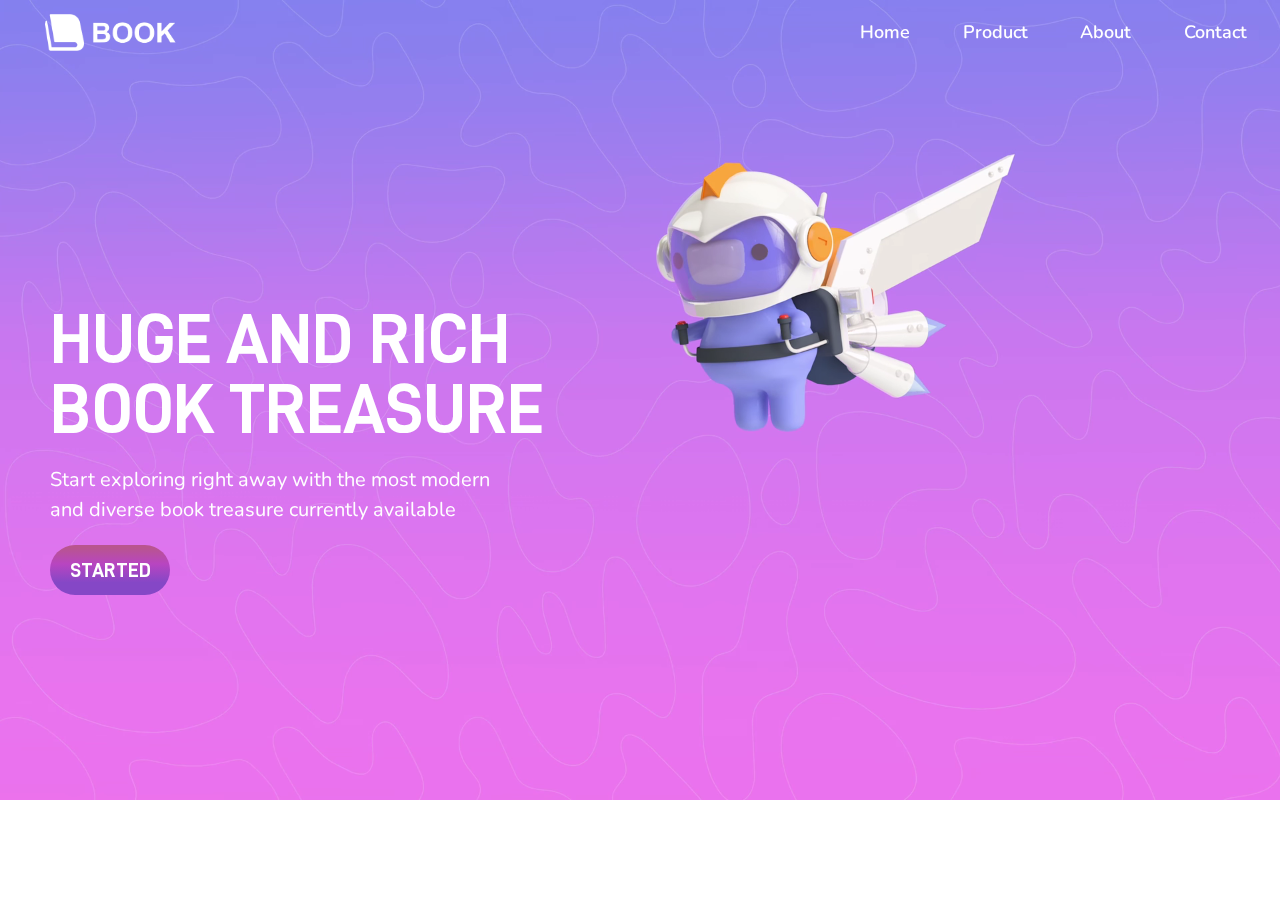
<file: index.html>
<!DOCTYPE html>
<html lang="en">
  <head>
    <meta charset="UTF-8" />
    <meta name="viewport" content="width=device-width, initial-scale=1.0" />
    <link rel="stylesheet" href="../assets/css/bootstrap-icons.css" />
    <link
      rel="icon"
      type="image/x-icon"
      href="./assets/images/login_image.png"
    />
    <link rel="stylesheet" href="./assets/css/style.css" />
    <title id="titlePage">Started</title>
  </head>
  <body class="started_page">
    <video autoplay="" loop="" muted="">
      <source src="./assets/video/background_start.webm" type="video/webm" />
    </video>
    <nav class="started_nav">
      <ul>
        <li>
          <a href="./pages/home.html" class="logo"
            ><img src="./assets/images/logo_white.png" alt="" width="150px"
          /></a>
        </li>
        <li class="ml-auto link"><a href="./pages/home.html">Home</a></li>
        <li class="link"><a href="./pages/product.html">Product</a></li>
        <li class="link"><a href="./pages/about.html">About</a></li>
        <li class="link"><a href="./pages/contact.html">Contact</a></li>
      </ul>
    </nav>
    <section class="main_started">
      <div class="content_started">
        <h1>Huge and rich book treasure</h1>
        <sub
          >Start exploring right away with the most modern and diverse book
          treasure currently available</sub
        >
        <a href="./pages/home.html" class="started_btn">Started</a>
      </div>
    </section>
    <script src="./assets/js/home.js"></script>
  </body>
</html>
</file>
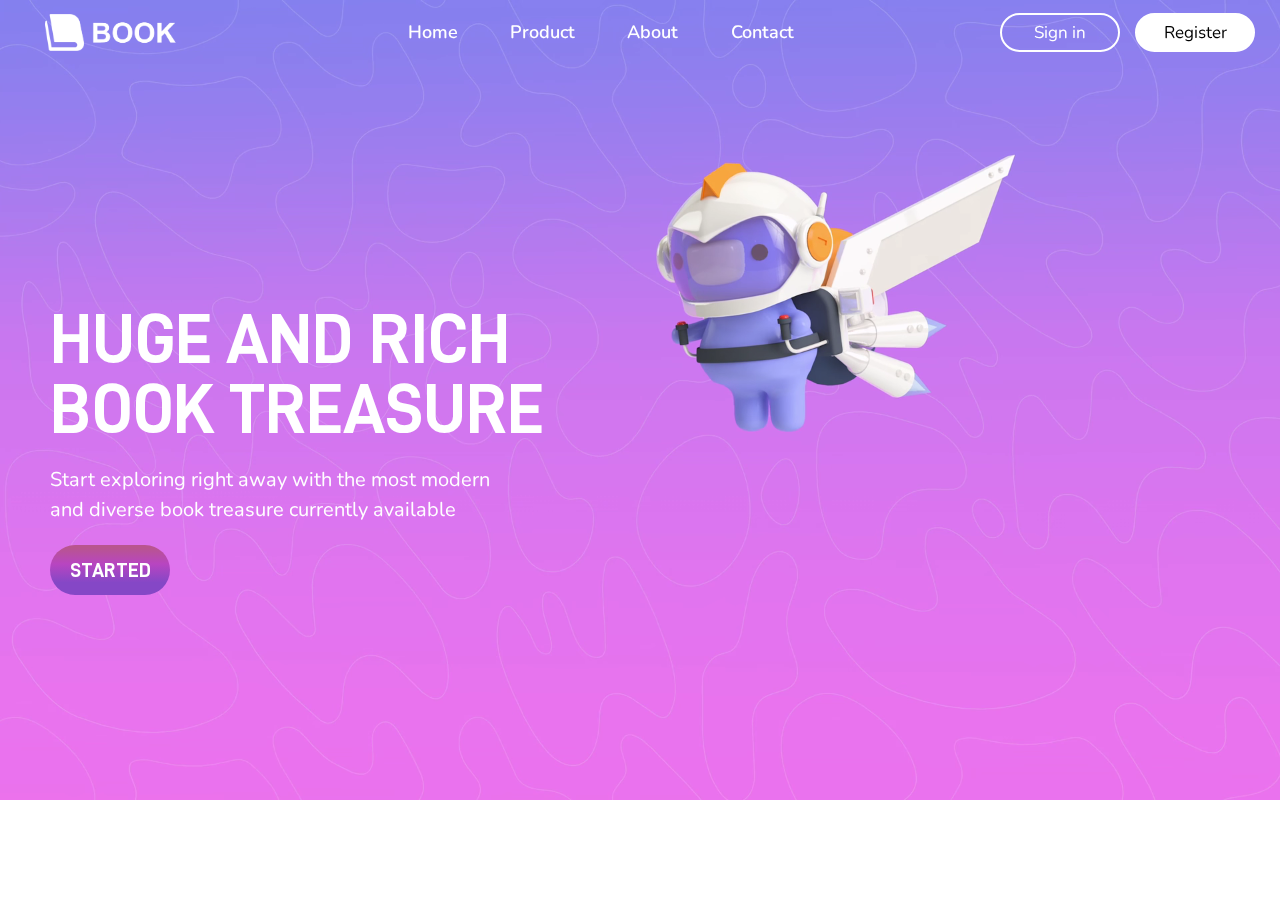
<file: pages/index.html>
<!DOCTYPE html>
<html lang="en">
  <head>
    <meta charset="UTF-8" />
    <meta name="viewport" content="width=device-width, initial-scale=1.0" />
    <link rel="stylesheet" href="../assets/css/bootstrap-icons.css" />
    <link
      rel="icon"
      type="image/x-icon"
      href="../assets/images/login_image.png"
    />
    <link rel="stylesheet" href="../assets/css/style.css" />
    <title id="titlePage">Started</title>
  </head>
  <body class="started_page">
    <video autoplay="" loop="" muted="">
      <source src="../assets/video/background_start.webm" type="video/webm" />
    </video>
    <nav class="started_nav">
      <ul>
        <li>
          <a href="./home.html" class="logo"
            ><img src="../assets/images/logo_white.png" alt="" width="150px"
          /></a>
        </li>
        <li class="ml-auto link"><a href="./home.html">Home</a></li>
        <li class="link"><a href="./product.html">Product</a></li>
        <li class="link"><a href="./about.html">About</a></li>
        <li class="link"><a href="./contact.html">Contact</a></li>
        <li class="function"></li>
      </ul>
    </nav>
    <section class="main_started">
      <div class="content_started">
        <h1>Huge and rich book treasure</h1>
        <sub
          >Start exploring right away with the most modern and diverse book
          treasure currently available</sub
        >
        <a href="./home.html" class="started_btn">Started</a>
      </div>
    </section>
    <script src="../assets/js/home.js"></script>
  </body>
</html>
</file>
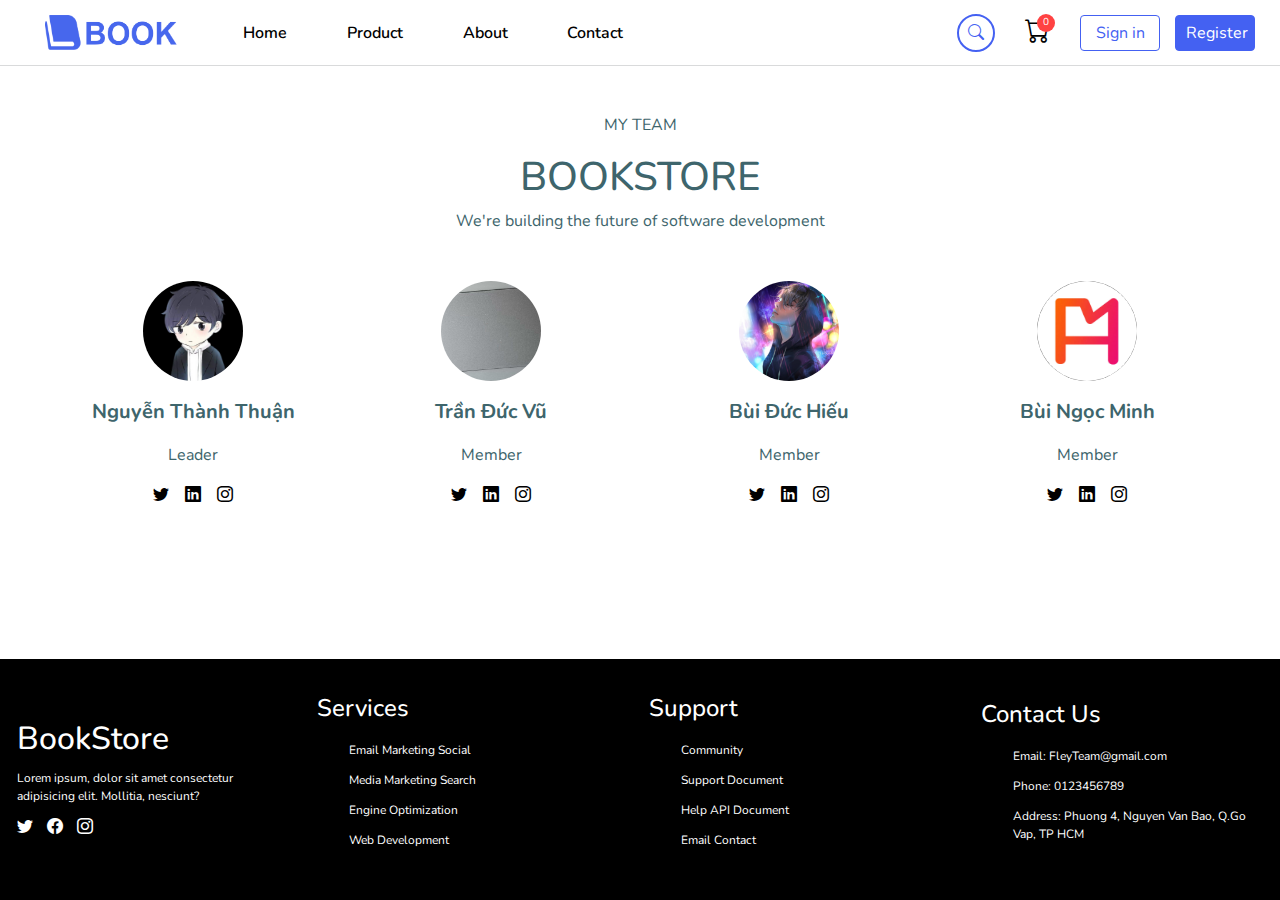
<file: pages/about.html>
<!DOCTYPE html>
<html lang="en">
  <head>
    <meta charset="UTF-8" />
    <meta name="viewport" content="width=device-width, initial-scale=1.0" />
    <link rel="stylesheet" href="" />
    <link rel="icon" type="image/x-icon" href="" />
    <link rel="stylesheet" href="../assets/css/bootstrap-icons.css" />
    <link rel="stylesheet" href="../assets/css/bootstrap.min.css" />
    <link
      rel="icon"
      type="image/x-icon"
      href="../assets/images/login_image.png"
    />
    <link rel="stylesheet" href="../assets/css/style.css" />
    <title>About</title>
  </head>
  <body class="about_page">
    <nav class="nav_page">
      <ul>
        <li>
          <a href="./home.html" class="logo"
            ><img src="../assets/images/logo.png" alt="logo" width="150px"
          /></a>
        </li>
        <li class="link"><a href="./home.html">Home</a></li>
        <li class="link"><a href="./product.html">Product</a></li>
        <li class="link"><a href="./about.html">About</a></li>
        <li class="link"><a href="./contact.html">Contact</a></li>
        <li class="ml-auto search">
          <input type="text" name="search" id="search_input" />
          <i class="bi bi-search search_icons"></i>
        </li>
        <li class="cart-li">
          <span class="cart-num">0</span>
          <a href="#" class="cart"><i class="bi bi-cart"></i></a>
        </li>
        <li class="function"></li>
      </ul>
    </nav>
    <div
      class="container-md d-flex flex-column align-items-center justify-content-center"
    >
      <div class="content mt-5">
        <div class="content-header text-center" style="color: #3e656c">
          <p>MY TEAM</p>
          <h1>BOOKSTORE</h1>
          <p>We're building the future of software development</p>
        </div>
        <div
          class="content-member d-flex flex-column flex-md-row gap-5 mt-5"
          style="color: #3e656c"
        >
          <div
            class="mx-auto text-center content-info text-sm-center"
            style="width: 250px"
          >
            <img
              src="../assets/images/thuan.jpg"
              alt="avatar" width="100px"
              class="rounded-circle mx-auto"
            />
            <p class="fw-bold mt-3 fs-5">Nguyễn Thành Thuận</p>
            <p class="my-3">Leader</p>
            <div class="mx-auto d-flex gap-3 justify-content-center">
              <a href="#"><i class="bi bi-twitter"></i></a>
              <a href="#"><i class="bi bi-linkedin"></i></a>
              <a href="#"><i class="bi bi-instagram"></i></a>
            </div>
          </div>
          <div
            class="mx-auto text-center content-info text-sm-center"
            style="width: 250px"
          >
            <img
              src="../assets/images/vu.jpg"
              alt="avatar" width="100px"
              class="rounded-circle mx-auto"
            />
            <p class="fw-bold mt-3 fs-5">Trần Đức Vũ</p>
            <p class="my-3">Member</p>
            <div class="mx-auto d-flex gap-3 justify-content-center">
              <a href="#"><i class="bi bi-twitter"></i></a>
              <a href="#"><i class="bi bi-linkedin"></i></a>
              <a href="#"><i class="bi bi-instagram"></i></a>
            </div>
          </div>
          <div
            class="mx-auto text-center content-info text-sm-center"
            style="width: 250px"
          >
            <img
              src="../assets/images/hieu.jpg"
              alt="avatar" width="100px"
              class="rounded-circle mx-auto"
            />
            <p class="fw-bold mt-3 fs-5">Bùi Đức Hiếu</p>
            <p class="my-3">Member</p>
            <div class="mx-auto d-flex gap-3 justify-content-center">
              <a href="#"><i class="bi bi-twitter"></i></a>
              <a href="#"><i class="bi bi-linkedin"></i></a>
              <a href="#"><i class="bi bi-instagram"></i></a>
            </div>
          </div>
          <div
            class="mx-auto text-center content-info text-sm-center"
            style="width: 250px"
          >
            <img
              src="../assets/images/minh.jpg"
              alt="avatar" width="100px"
              class="rounded-circle mx-auto"
            />
            <p class="fw-bold mt-3 fs-5">Bùi Ngọc Minh</p>
            <p class="my-3">Member</p>
            <div class="mx-auto d-flex gap-3 justify-content-center">
              <a href="#"><i class="bi bi-twitter"></i></a>
              <a href="#"><i class="bi bi-linkedin"></i></a>
              <a href="#"><i class="bi bi-instagram"></i></a>
            </div>
          </div>
        </div>
      </div>
    </div>
    <footer>
      <div class="main_footer">
        <div>
          <h2>BookStore</h2>
          <p>
            Lorem ipsum, dolor sit amet consectetur adipisicing elit. Mollitia,
            nesciunt?
          </p>
          <i class="bi bi-twitter"></i>
          <i class="bi bi-facebook facebook"></i>
          <i class="bi bi-instagram"></i>
        </div>
        <div>
          <h4>Services</h2>
          <ul>
            <li><a href="#">Email Marketing Social</a></li>
            <li><a href="#">Media Marketing Search</a></li>
            <li><a href="#">Engine Optimization</a></li>
            <li><a href="#">Web Development</a></li>
          </ul>
        </div>
        <div>
          <h4>Support</h2>
          <ul>
            <li><a href="#">Community</a></li>
            <li><a href="#">Support Document</a></li>
            <li><a href="#">Help API Document</a></li>
            <li><a href="#">Email Contact</a></li>
          </ul>
        </div>
        <div>
          <h4>Contact Us</h2>
          <ul>
            <li>Email: <a href="#">FleyTeam@gmail.com</a></li>
            <li>Phone: <a href="#">0123456789</a></li>
            <li>Address: <a href="#">Phuong 4, Nguyen Van Bao, Q.Go Vap, TP HCM</a></li>
          </ul>
        </div>
      </div>
    </footer>
    <script src="../assets/js/search.js"></script>
    <script src="../assets/js/home.js"></script>
    <script src="../assets/js/cart.js"></script>
    <script src="../assets/js/addCart.js"></script>
  </body>
</html>
</file>
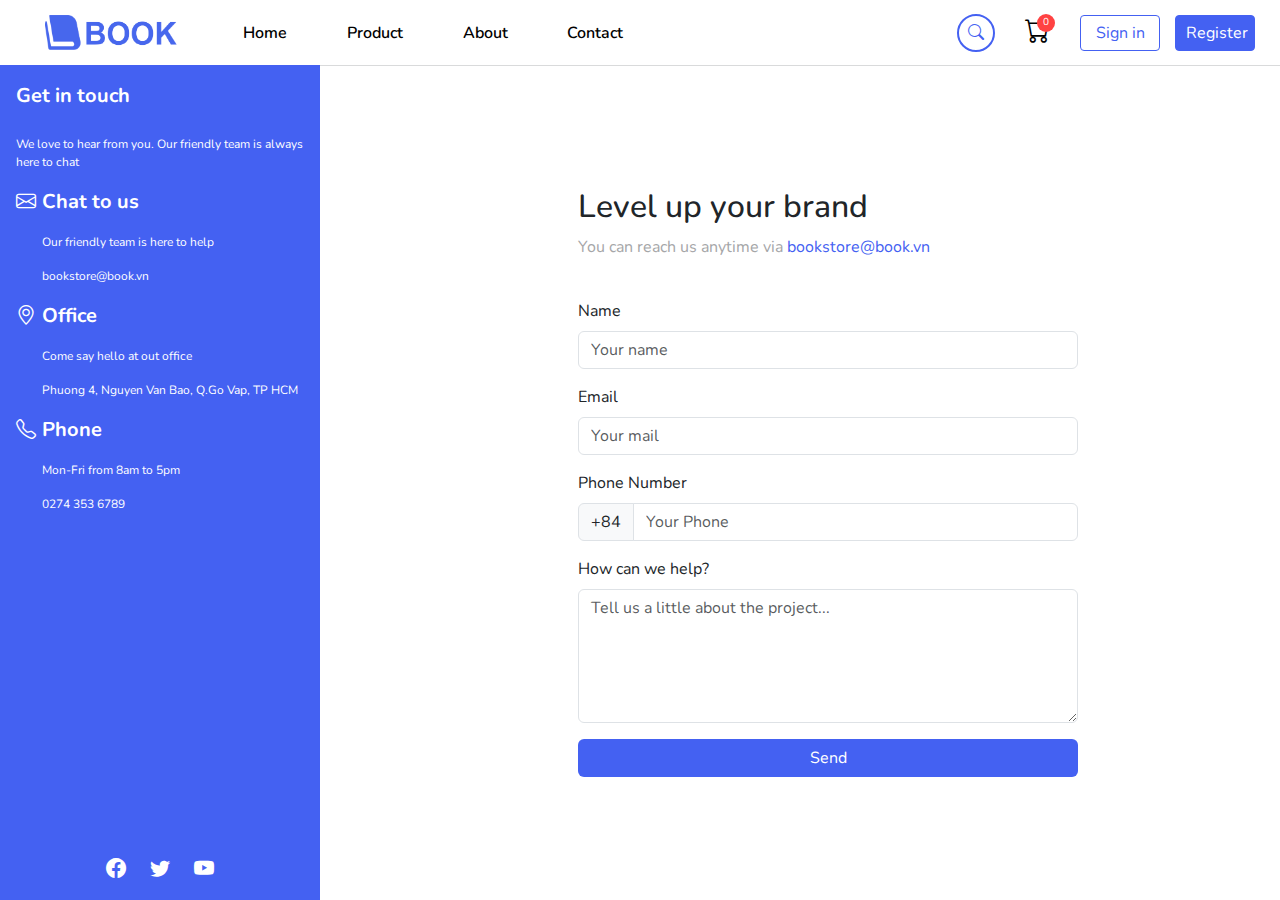
<file: pages/contact.html>
<!DOCTYPE html>
<html lang="en">
  <head>
    <meta charset="UTF-8" />
    <meta name="viewport" content="width=device-width, initial-scale=1.0" />
    <link rel="stylesheet" href="" />
    <link rel="icon" type="image/x-icon" href="" />
    <link rel="stylesheet" href="../assets/css/bootstrap-icons.css" />
    <link rel="stylesheet" href="../assets/css/bootstrap.min.css" />
    <link
      rel="icon"
      type="image/x-icon"
      href="../assets/images/login_image.png"
    />
    <link rel="stylesheet" href="../assets/css/style.css" />
    <title>Contact</title>
  </head>

  <body class="contact_page">
    <nav class="nav_page">
      <ul>
        <li>
          <a href="./home.html" class="logo"
            ><img src="../assets/images/logo.png" alt="logo" width="150px"
          /></a>
        </li>
        <li class="link"><a href="./home.html">Home</a></li>
        <li class="link"><a href="./product.html">Product</a></li>
        <li class="link"><a href="./about.html">About</a></li>
        <li class="link"><a href="./contact.html">Contact</a></li>
        <li class="ml-auto search">
          <input type="text" name="search" id="search_input" />
          <i class="bi bi-search search_icons"></i>
        </li>
        <li class="cart-li">
          <span class="cart-num">0</span>
          <a href="#" class="cart"><i class="bi bi-cart"></i></a>
        </li>
        <li class="function"></li>
      </ul>
    </nav>
    <div class="container-fluid">
      <div class="content row">
        <div
          class="col-3 left-content d-flex flex-column justify-content-center text-white p-3 fs-5"
          style="background-color: #4461f2; height: calc(100vh - 65px)"
        >
          <p class="fw-bold">Get in touch</p>
          <p class="mt-2" style="font-size: 12px">
            We love to hear from you. Our friendly team is always here to chat
          </p>
          <div class="row">
            <div class="col-1">
              <i class="bi bi-envelope"></i>
            </div>
            <div class="col-11">
              <p class="fw-bold">Chat to us</p>
              <p style="font-size: 12px">Our friendly team is here to help</p>
              <p style="font-size: 12px">bookstore@book.vn</p>
            </div>
          </div>
          <div class="row">
            <div class="col-1">
              <i class="bi bi-geo-alt"></i>
            </div>
            <div class="col-11">
              <p class="fw-bold">Office</p>
              <p style="font-size: 12px">Come say hello at out office</p>
              <p style="font-size: 12px">
                Phuong 4, Nguyen Van Bao, Q.Go Vap, TP HCM
              </p>
            </div>
          </div>
          <div class="row">
            <div class="col-1">
              <i class="bi bi-telephone"></i>
            </div>
            <div class="col-11">
              <p class="fw-bold">Phone</p>
              <p style="font-size: 12px">Mon-Fri from 8am to 5pm</p>
              <p style="font-size: 12px">0274 353 6789</p>
            </div>
          </div>
          <div class="d-flex gap-4 mt-auto mx-auto text-decoration-none">
            <a href="" class="text-white"><i class="bi bi-facebook"></i></a>
            <a href="" class="text-white"><i class="bi bi-twitter"></i></a>
            <a href="" class="text-white"><i class="bi bi-youtube"></i></a>
          </div>
        </div>
        <div
          class="right-content col-9 d-flex justify-content-center align-items-center"
        >
          <div class="container-sm w-50 d-flex flex-column">
            <div class="">
              <h2>Level up your brand</h2>
              <p style="color: #a5a6a8">
                You can reach us anytime via
                <a style="color: #4461f2" href="#">bookstore@book.vn</a>
              </p>
            </div>
            <form action="#" class="mt-4" style="width: 500px">
              <label for="name" class="form-label">Name</label>
              <input
                type="text"
                name="name"
                id="name"
                class="form-control"
                placeholder="Your name"
              />
              <label for="email" class="form-label mt-3">Email</label>
              <input
                type="email"
                name="email"
                id="name"
                class="form-control"
                placeholder="Your mail"
              />
              <label for="phone" class="form-label mt-3">Phone Number</label>
              <div class="input-group">
                <span class="input-group-text">+84</span>
                <input
                  type="text"
                  name="phone"
                  id="phone"
                  placeholder="Your Phone"
                  class="form-control"
                />
              </div>
              <label for="comment" class="form-label mt-3"
                >How can we help?</label
              >
              <textarea
                name="comment"
                id=""
                cols="30"
                rows="5"
                class="form-control"
                placeholder="Tell us a little about the project..."
              ></textarea>
              <input
                type="button"
                value="Send"
                class="btn text-white mt-3 w-100"
                style="background-color: #4461f2"
              />
            </form>
          </div>
        </div>
      </div>
    </div>
    <script src="../assets/js/search.js"></script>
    <script src="../assets/js/home.js"></script>
    <script src="../assets/js/cart.js"></script>
  </body>
</html>
</file>
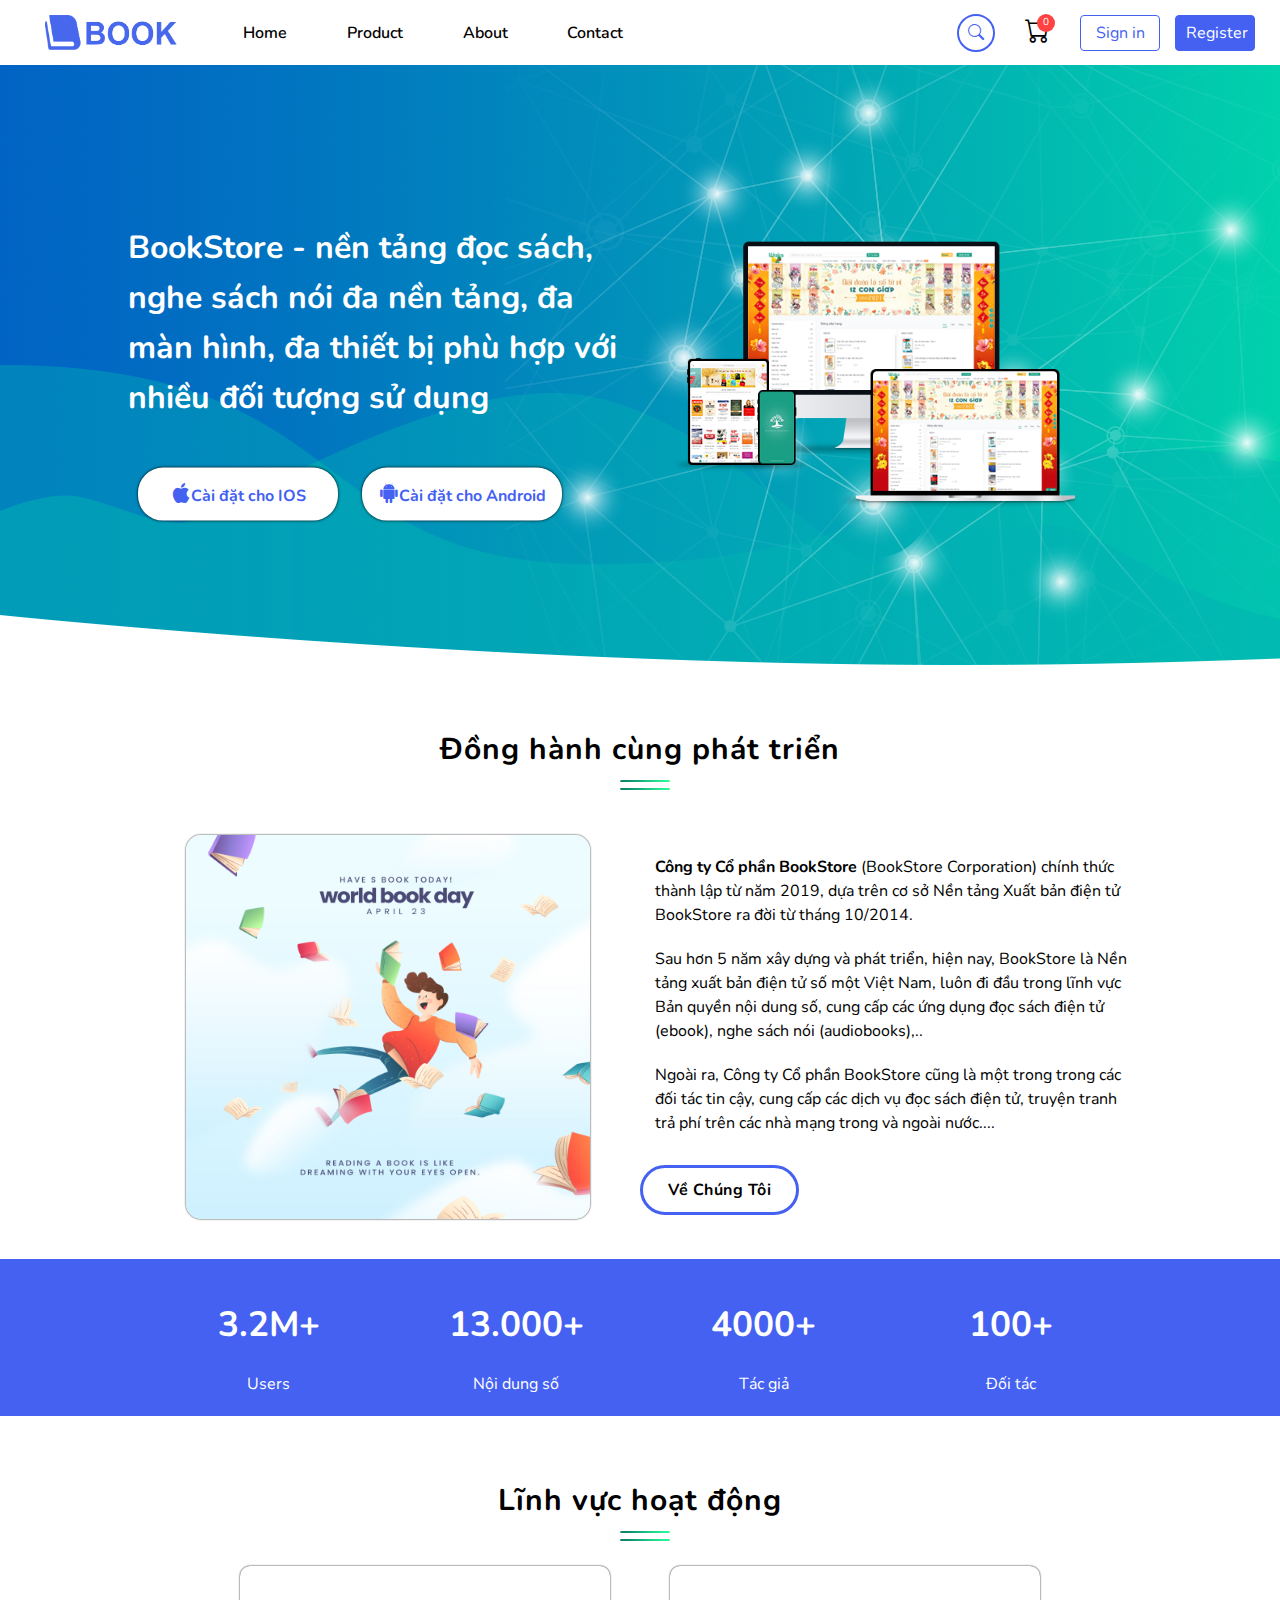
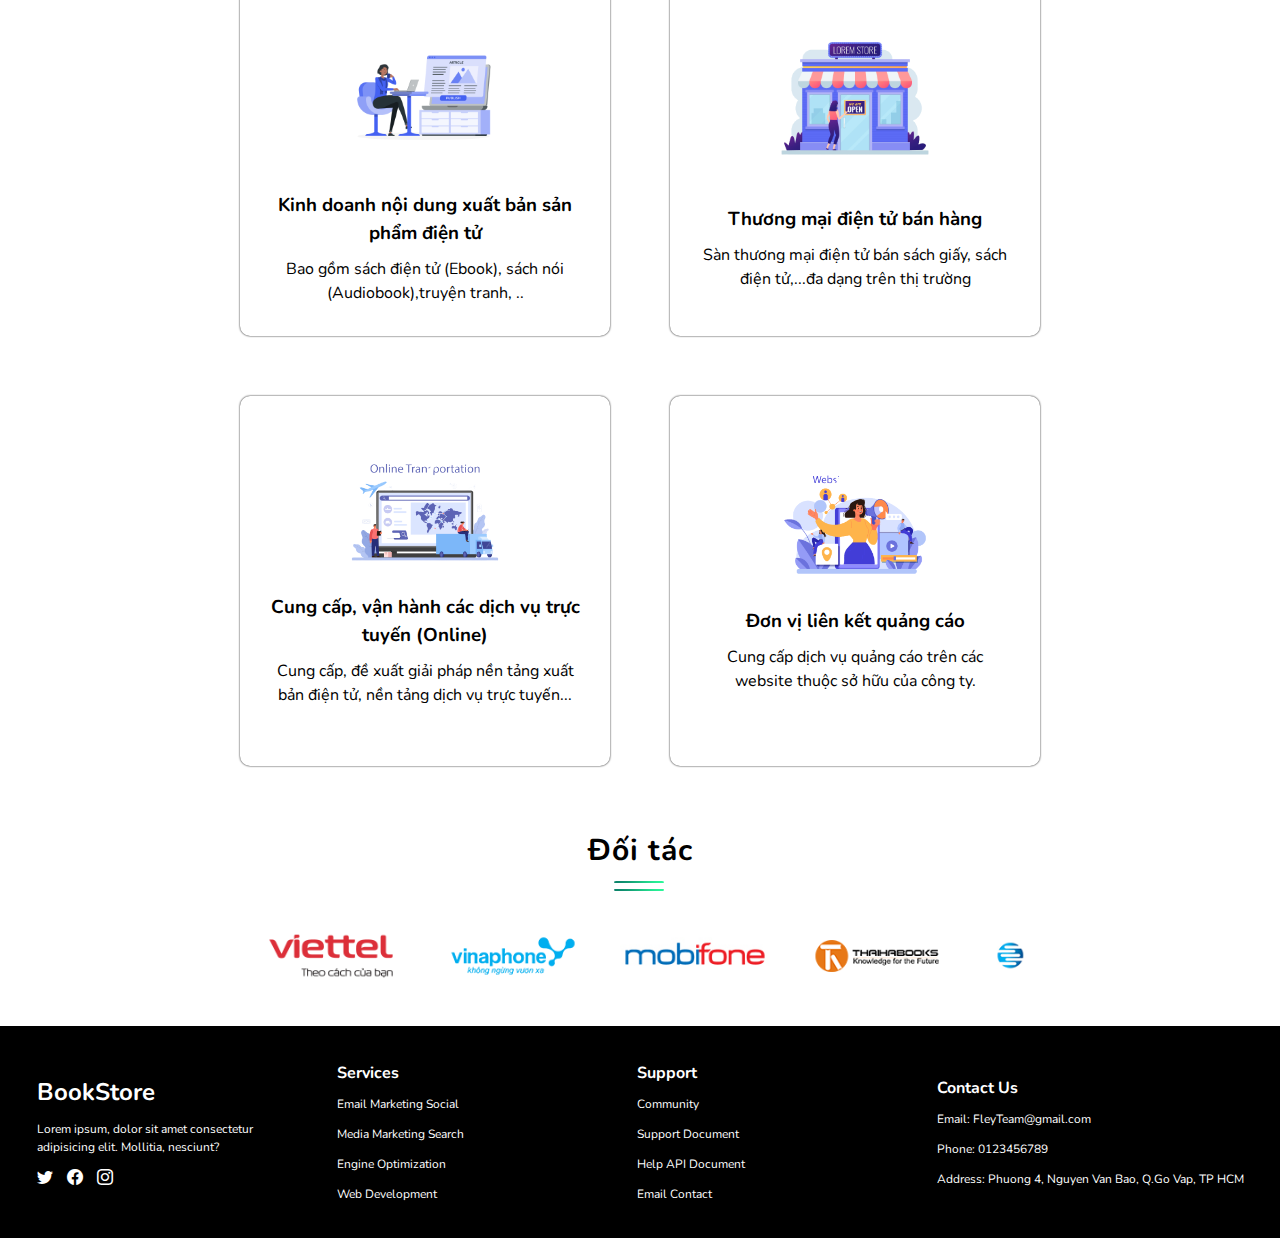
<file: pages/home.html>
<!DOCTYPE html>
<html lang="en">
  <head>
    <meta charset="UTF-8" />
    <meta name="viewport" content="width=device-width, initial-scale=1.0" />
    <link rel="stylesheet" href="../assets/css/bootstrap-icons.css" />
    <link
      rel="icon"
      type="image/x-icon"
      href="../assets/images/login_image.png"
    />
    <link rel="stylesheet" href="../assets/css/style.css" />

    <title id="titlePage">Home Page</title>
  </head>
  <body class="home_page">
    <nav class="nav_page">
      <ul>
        <li>
          <a href="./home.html" class="logo"
            ><img src="../assets/images/logo.png" alt="logo" width="150px"
          /></a>
        </li>
        <li class="link"><a href="./home.html">Home</a></li>
        <li class="link"><a href="./product.html">Product</a></li>
        <li class="link"><a href="./about.html">About</a></li>
        <li class="link"><a href="./contact.html">Contact</a></li>
        <li class="ml-auto search">
          <input type="text" name="search" id="search_input" />
          <i class="bi bi-search search_icons"></i>
        </li>
        <li class="cart-li">
          <span class="cart-num">0</span>
          <a href="#" class="cart"><i class="bi bi-cart"></i></a>
        </li>
        <li class="function"></li>
      </ul>
    </nav>
    <div class="slider">
      <div class="carousel">
        <div class="carousel-item carousel-item_1">
          <div class="wrapper">
            <div class="content">
              <h1>
                BookStore - nền tảng đọc sách, nghe sách nói đa nền tảng, đa màn
                hình, đa thiết bị phù hợp với nhiều đối tượng sử dụng
              </h1>
              <div class="button-download">
                <button class="button-download_ios">
                  <i class="bi bi-apple"></i><a href="#">Cài đặt cho IOS</a>
                </button>
                <button class="button-download_android">
                  <i class="bi bi-android2"></i
                  ><a href="#">Cài đặt cho Android</a>
                </button>
              </div>
            </div>
            <div class="content-img">
              <img src="../assets/images/anh-3.png" alt="" />
            </div>
          </div>
        </div>

        <div class="carousel-item carousel-item_2">
          <div class="wrapper">
            <div class="content">
              <h1>
                BookStore - Nền tảng trao đổi mua bán sách an toàn, phù hợp với
                nhiều nền tảng khác nhau
              </h1>
              <ul>
                <li class="content_text">
                  <img src="../assets/images/tick.svg" alt="" srcset="" />An
                  toàn trao đổi và mua bán
                </li>
                <li class="content_text">
                  <img src="../assets/images/tick.svg" alt="" srcset="" />Nhiều
                  thể loại khác nhau phù hợp với nhiều nhu cầu
                </li>
                <li class="content_text">
                  <img src="../assets/images/tick.svg" alt="" srcset="" />Tương
                  thích với nhiều nền tảng
                </li>
                <li class="content_text">
                  <img src="../assets/images/tick.svg" alt="" srcset="" />Không
                  có quảng cáo
                </li>
              </ul>
              <div class="button-download">
                <button class="button-download_ios">
                  <i class="bi bi-apple"></i><a href="#">Cài đặt cho IOS</a>
                </button>
                <button class="button-download_android">
                  <i class="bi bi-android2"></i
                  ><a href="#">Cài đặt cho Android</a>
                </button>
              </div>
            </div>
            <div class="content-img">
              <img src="../assets/images/anh.png" alt="" />
            </div>
          </div>
        </div>

        <div class="carousel-item carousel-item_3">
          <div class="wrapper">
            <div class="content">
              <h1>
                Đăng ký BookStore - Cho phép bạn đọc sách, mua bán sách, xem
                giới thiệu sách và tìm kiếm các tài liệu cần thiết một cách dễ
                dàng.
              </h1>
              <div class="button-download">
                <button class="button-download_ios">
                  <i class="bi bi-apple"></i><a href="#">Cài đặt cho IOS</a>
                </button>
                <button class="button-download_android">
                  <i class="bi bi-android2"></i
                  ><a href="#">Cài đặt cho Android</a>
                </button>
              </div>
            </div>
            <div class="content-img">
              <img src="../assets/images/anh-2.png" alt="" />
            </div>
          </div>
        </div>
      </div>
    </div>

    <div class="container_box">
      <div class="title">
        <h1>Đồng hành cùng phát triển</h1>
      </div>
      <div class="main_content">
        <img src="../assets/images/img_main-content.jpg" alt="" />
        <div class="right_content">
          <div class="text_content">
            <p>
              <b>Công ty Cổ phần BookStore</b> (BookStore Corporation) chính
              thức thành lập từ năm 2019, dựa trên cơ sở Nền tảng Xuất bản điện
              tử BookStore ra đời từ tháng 10/2014.
            </p>
            <p>
              Sau hơn 5 năm xây dựng và phát triển, hiện nay, BookStore là Nền
              tảng xuất bản điện tử số một Việt Nam, luôn đi đầu trong lĩnh vực
              Bản quyền nội dung số, cung cấp các ứng dụng đọc sách điện tử
              (ebook), nghe sách nói (audiobooks),..
            </p>
            <p>
              Ngoài ra, Công ty Cổ phần BookStore cũng là một trong trong các
              đối tác tin cậy, cung cấp các dịch vụ đọc sách điện tử, truyện
              tranh trả phí trên các nhà mạng trong và ngoài nước....
            </p>
          </div>
          <a href="./about.html" class="more">Về Chúng Tôi</a>
        </div>
      </div>
    </div>

    <div class="statistical">
      <div class="statistical_container">
        <div class="first_box">
          <div class="counter_content">3.2M+</div>
          <span>Users</span>
        </div>
        <div class="second_box">
          <div class="counter_content">13.000+</div>
          <span>Nội dung số</span>
        </div>
        <div class="third_box">
          <div class="counter_content">4000+</div>
          <span>Tác giả</span>
        </div>
        <div class="fourth_box">
          <div class="counter_content">100+</div>
          <span>Đối tác</span>
        </div>
      </div>
    </div>

    <div class="box-content">
      <div class="title"><h1>Lĩnh vực hoạt động</h1></div>
      <div class="box-area">
        <div class="left-box">
          <div class="field-content">
            <div class="img-content">
              <img src="../assets/images/scope1.png" alt="" />
            </div>
            <div class="text-area">
              <h3>Kinh doanh nội dung xuất bản sản phẩm điện tử</h3>
              <p>
                Bao gồm sách điện tử (Ebook), sách nói (Audiobook),truyện tranh,
                ..
              </p>
            </div>
          </div>
        </div>
        <div class="right-box">
          <div class="field-content">
            <div class="img-content">
              <img src="../assets/images/scope2.png" alt="" />
            </div>
            <div class="text-area">
              <h3>Thương mại điện tử bán hàng</h3>
              <p>
                Sàn thương mại điện tử bán sách giấy, sách điện tử,...đa dạng
                trên thị trường
              </p>
            </div>
          </div>
        </div>
        <div class="left-box">
          <div class="field-content">
            <div class="img-content">
              <img src="../assets/images/scope3.png" alt="" />
            </div>
            <div class="text-area">
              <h3>Cung cấp, vận hành các dịch vụ trực tuyến (Online)</h3>
              <p>
                Cung cấp, đề xuất giải pháp nền tảng xuất bản điện tử, nền tảng
                dịch vụ trực tuyến...
              </p>
            </div>
          </div>
        </div>
        <div class="right-box">
          <div class="field-content">
            <div class="img-content">
              <img src="../assets/images/scope4.png" alt="" />
            </div>
            <div class="text-area">
              <h3>Đơn vị liên kết quảng cáo</h3>
              <p>
                Cung cấp dịch vụ quảng cáo trên các website thuộc sở hữu của
                công ty.
              </p>
            </div>
          </div>
        </div>
      </div>
    </div>
    <div class="partner">
      <div class="title"><h1>Đối tác</h1></div>
      <div class="slider-container">
        <div class="slider1">
          <div class="slider-item">
            <img src="../assets/images/dt-1.jpg" alt="" />
          </div>
          <div class="slider-item">
            <img src="../assets/images/dt-2.jpg" alt="" />
          </div>
          <div class="slider-item">
            <img src="../assets/images/dt-3.jpg" alt="" />
          </div>
          <div class="slider-item">
            <img src="../assets/images/dt-4.jpg" alt="" />
          </div>
          <div class="slider-item">
            <img src="../assets/images/dt-5.jpg" alt="" />
          </div>
          <div class="slider-item">
            <img src="../assets/images/dt-6.jpg" alt="" />
          </div>
          <div class="slider-item">
            <img src="../assets/images/dt-7.jpg" alt="" />
          </div>
          <div class="slider-item">
            <img src="../assets/images/dt-8.jpg" alt="" />
          </div>
          <div class="slider-item">
            <img src="../assets/images/dt-9.jpg" alt="" />
          </div>
          <div class="slider-item">
            <img src="../assets/images/dt-10.jpg" alt="" />
          </div>
          <div class="slider-item">
            <img src="../assets/images/dt-11.jpg" alt="" />
          </div>
          <div class="slider-item">
            <img src="../assets/images/dt-12.jpg" alt="" />
          </div>
          <div class="slider-item">
            <img src="../assets/images/dt-13.jpg" alt="" />
          </div>
          <div class="slider-item">
            <img src="../assets/images/dt-14.jpg" alt="" />
          </div>
          <div class="slider-item">
            <img src="../assets/images/dt-15.jpg" alt="" />
          </div>
          <div class="slider-item">
            <img src="../assets/images/dt-16.jpg" alt="" />
          </div>
          <div class="slider-item">
            <img src="../assets/images/dt-17.jpg" alt="" />
          </div>
          <div class="slider-item">
            <img src="../assets/images/dt-18.jpg" alt="" />
          </div>
          <div class="slider-item">
            <img src="../assets/images/dt-19.jpg" alt="" />
          </div>
          <div class="slider-item">
            <img src="../assets/images/dt-20.jpg" alt="" />
          </div>
        </div>
      </div>
    </div>
    <footer>
      <div class="main_footer">
        <div>
          <h2>BookStore</h2>
          <p>
            Lorem ipsum, dolor sit amet consectetur adipisicing elit. Mollitia,
            nesciunt?
          </p>
          <i class="bi bi-twitter"></i>
          <i class="bi bi-facebook facebook"></i>
          <i class="bi bi-instagram"></i>
        </div>
        <div>
          <h4>Services</h2>
          <ul>
            <li><a href="#">Email Marketing Social</a></li>
            <li><a href="#">Media Marketing Search</a></li>
            <li><a href="#">Engine Optimization</a></li>
            <li><a href="#">Web Development</a></li>
          </ul>
        </div>
        <div>
          <h4>Support</h2>
          <ul>
            <li><a href="#">Community</a></li>
            <li><a href="#">Support Document</a></li>
            <li><a href="#">Help API Document</a></li>
            <li><a href="#">Email Contact</a></li>
          </ul>
        </div>
        <div>
          <h4>Contact Us</h2>
          <ul>
            <li>Email: <a href="#">FleyTeam@gmail.com</a></li>
            <li>Phone: <a href="#">0123456789</a></li>
            <li>Address: <a href="#"> Phuong 4, Nguyen Van Bao, Q.Go Vap, TP HCM</a></li>
          </ul>
        </div>
      </div>
    </footer>
    <script src="../assets/js/dragSlider.js"></script>
    <script src="../assets/js/partner.js"></script>
    <script src="../assets/js/countNumber.js"></script>
    <script src="../assets/js/search.js"></script>
    <script src="../assets/js/home.js"></script>
    <script src="../assets/js/cart.js"></script>
  </body>
</html>
</file>
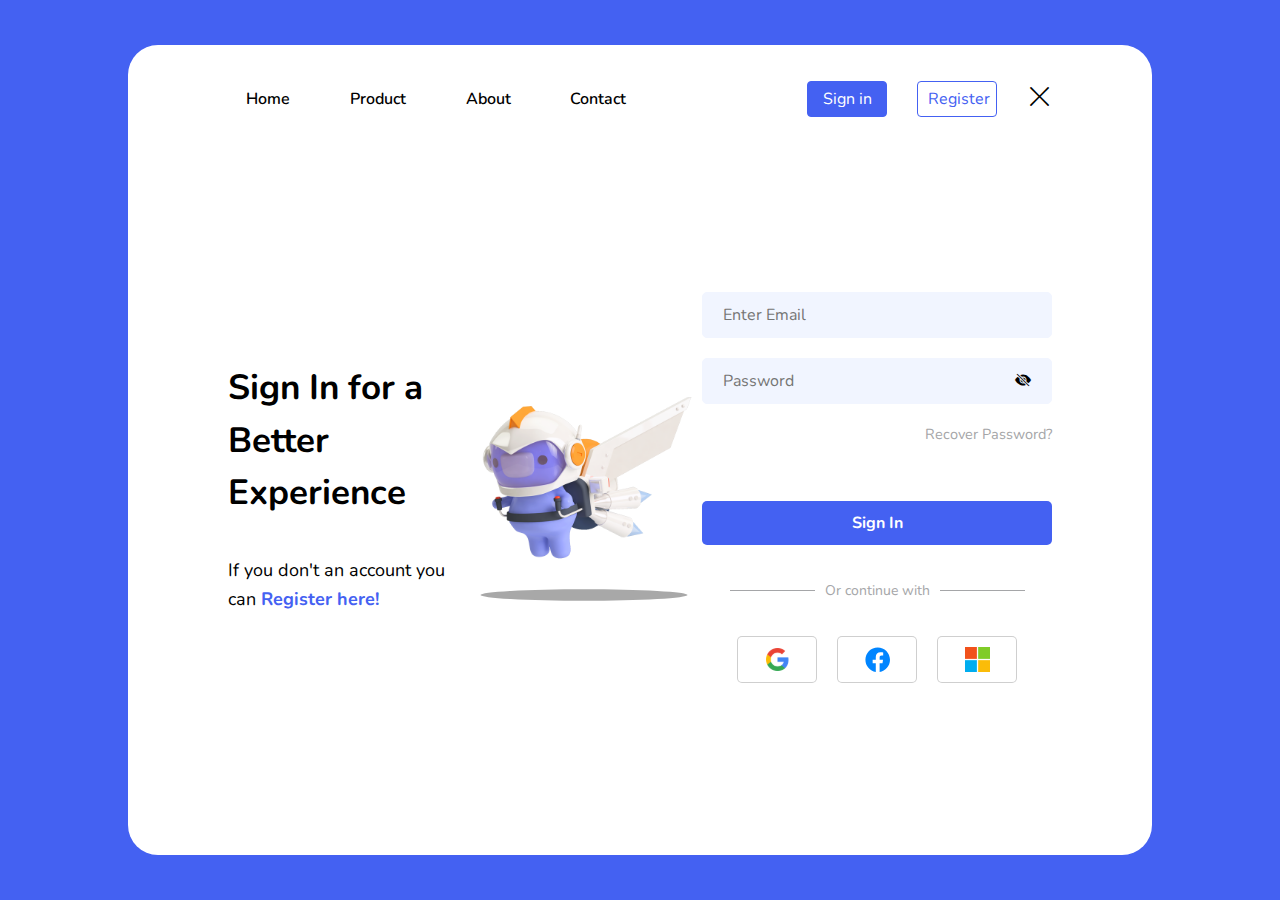
<file: pages/login.html>
<!DOCTYPE html>
<html lang="en">
  <head>
    <meta charset="UTF-8" />
    <meta name="viewport" content="width=device-width, initial-scale=1.0" />
    <link rel="stylesheet" href="../assets/css/bootstrap-icons.css" />
    <link rel="stylesheet" href="../assets/css/style.css" />
    <link
      rel="icon"
      type="image/x-icon"
      href="../assets/images/login_image.png"
    />
    <title id="titlePage">Sign In</title>
  </head>
  <body class="login">
    <section class="account">
      <div class="account_main">
        <nav>
          <ul>
            <li class="link"><a href="./home.html">Home</a></li>
            <li class="link"><a href="./product.html">Product</a></li>
            <li class="link"><a href="./about.html">About</a></li>
            <li class="link"><a href="./contact.html">Contact</a></li>
            <li class="sign ml-auto active">
              <a href="./login.html">Sign in</a>
            </li>
            <li class="regis">
              <a href="./register.html" class="Register">Register</a>
            </li>
            <a href="./home.html" class="close_icon">
              <i class="bi bi-x-lg"></i>
            </a>
          </ul>
        </nav>
        <div class="account_content">
          <div class="main_left">
            <h1 class="left_title">Sign In for a Better Experience</h1>
            <sub
              >If you don't an account you can
              <a href="./register.html">Register here!</a></sub
            >
          </div>
          <div class="main_center">
            <img src="../assets/images/login_image.png" alt="" />
            <div class="shadow_image"></div>
          </div>
          <form action="" class="account_form">
            <div class="form_email">
              <input type="text" name="email" placeholder="Enter Email" />
            </div>

            <div class="form_password">
              <input type="password" name="password" placeholder="Password" />
              <i class="bi bi-eye-slash-fill"></i>
            </div>
            <a href="#" class="recover_password">Recover Password?</a>
            <span class="error"></span>
            <div class="submit">
              <input type="submit" value="Sign In" class="sign_in" />
            </div>
            <div class="continue">
              <span></span>
              <p>Or continue with</p>
              <span></span>
            </div>
            <div class="social_network">
              <a href="#"
                ><img src="../assets/images/google_icon.svg" alt=""
              /></a>
              <a href="#"
                ><img src="../assets/images/facebook_icon.svg" alt=""
              /></a>
              <a href="#"
                ><img src="../assets/images/microsoft.png" alt="" />
              </a>
            </div>
          </form>
        </div>
      </div>
    </section>
    <script src="../assets/js/toggleEye.js"></script>
    <script src="../assets/js/account.js"></script>
  </body>
</html>
</file>
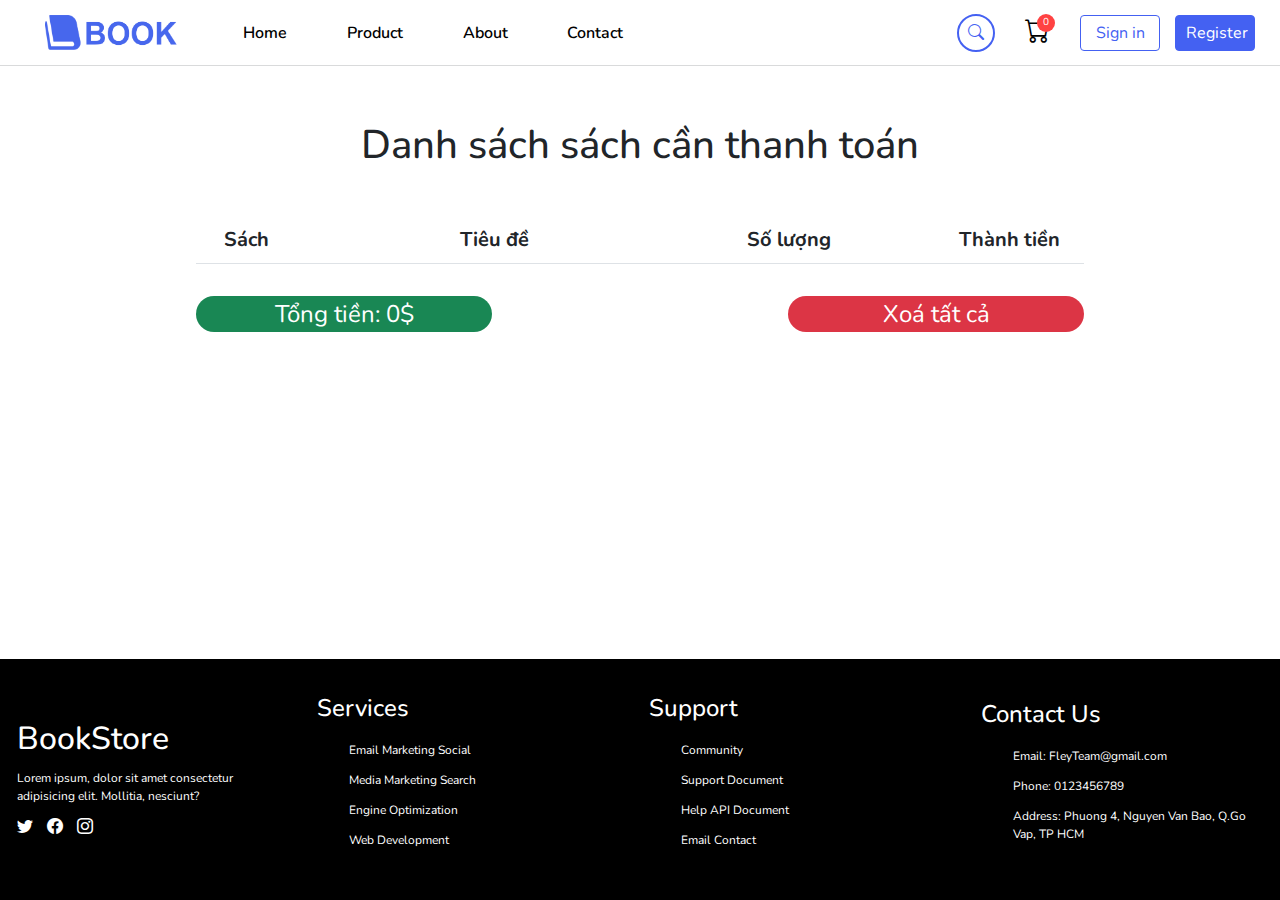
<file: pages/payment.html>
<!DOCTYPE html>
<html lang="en">
  <head>
    <meta charset="UTF-8" />
    <meta name="viewport" content="width=device-width, initial-scale=1.0" />
    <link rel="stylesheet" href="" />
    <link rel="icon" type="image/x-icon" href="" />
    <link rel="stylesheet" href="../assets/css/bootstrap-icons.css" />
    <link rel="stylesheet" href="../assets/css/bootstrap.min.css" />
    <link
      rel="icon"
      type="image/x-icon"
      href="../assets/images/login_image.png"
    />
    <link rel="stylesheet" href="../assets/css/style.css" />
    <title>Payment</title>
  </head>
  <body class="payment_page">
    <nav class="nav_page">
      <ul>
        <li>
          <a href="./home.html" class="logo"
            ><img src="../assets/images/logo.png" alt="logo" width="150px"
          /></a>
        </li>
        <li class="link"><a href="./home.html">Home</a></li>
        <li class="link"><a href="./product.html">Product</a></li>
        <li class="link"><a href="./about.html">About</a></li>
        <li class="link"><a href="./contact.html">Contact</a></li>
        <li class="ml-auto search">
          <input type="text" name="search" id="search_input" />
          <i class="bi bi-search search_icons"></i>
        </li>
        <li class="cart-li">
          <span class="cart-num">0</span>
          <a href="#" class="cart"><i class="bi bi-cart"></i></a>
        </li>
        <li class="function"></li>
      </ul>
    </nav>
    <div class="product-payment p-5">
      <h3
        class="fs-1 text-center mb-5 w-50 mx-auto py-2 rounded-5"
      >
        Danh sách sách cần thanh toán
      </h3>

      <div
        class="d-flex justify-content-center align-items-center w-75 mx-auto text-center fs-5 fw-bold border-bottom pb-2 mb-2"
      >
        <div class="text-center" style="width: 100px">Sách</div>
        <div class="ms-5" style="width: 300px">Tiêu đề</div>
        <div class="mx-auto" style="width: 150px">Số lượng</div>
        <div style="width: 150px">Thành tiền</div>
      </div>
      <div
        class="table_payment d-flex justify-content-center align-items-center flex-column"
      ></div>
      <div class="d-flex justify-content-center align-items-center">
      <div
        class="bg-success text-white w-25 fs-4 mt-4 mx-auto text-center rounded-5 sum_price"
      ></div>
      <div class="bg-danger text-white w-25 fs-4 mx-auto mt-4 text-center rounded-5 del">Xoá tất cả</div>
      </div>
    </div>
    <footer>
      <div class="main_footer">
        <div>
          <h2>BookStore</h2>
          <p>
            Lorem ipsum, dolor sit amet consectetur adipisicing elit. Mollitia,
            nesciunt?
          </p>
          <i class="bi bi-twitter"></i>
          <i class="bi bi-facebook facebook"></i>
          <i class="bi bi-instagram"></i>
        </div>
        <div>
          <h4>Services</h2>
          <ul>
            <li><a href="#">Email Marketing Social</a></li>
            <li><a href="#">Media Marketing Search</a></li>
            <li><a href="#">Engine Optimization</a></li>
            <li><a href="#">Web Development</a></li>
          </ul>
        </div>
        <div>
          <h4>Support</h2>
          <ul>
            <li><a href="#">Community</a></li>
            <li><a href="#">Support Document</a></li>
            <li><a href="#">Help API Document</a></li>
            <li><a href="#">Email Contact</a></li>
          </ul>
        </div>
        <div>
          <h4>Contact Us</h2>
          <ul>
            <li>Email: <a href="#">FleyTeam@gmail.com</a></li>
            <li>Phone: <a href="#">0123456789</a></li>
            <li>Address: <a href="#">Phuong 4, Nguyen Van Bao, Q.Go Vap, TP HCM</a></li>
          </ul>
        </div>
      </div>
    </footer>
  </body>
  <script src="../assets/js/home.js"></script>
  <script src="../assets/js/search.js"></script>
  <script src="../assets/js/cart.js"></script>
  <script src="../assets/js/renderProductPayment.js"></script>
</html>
</file>
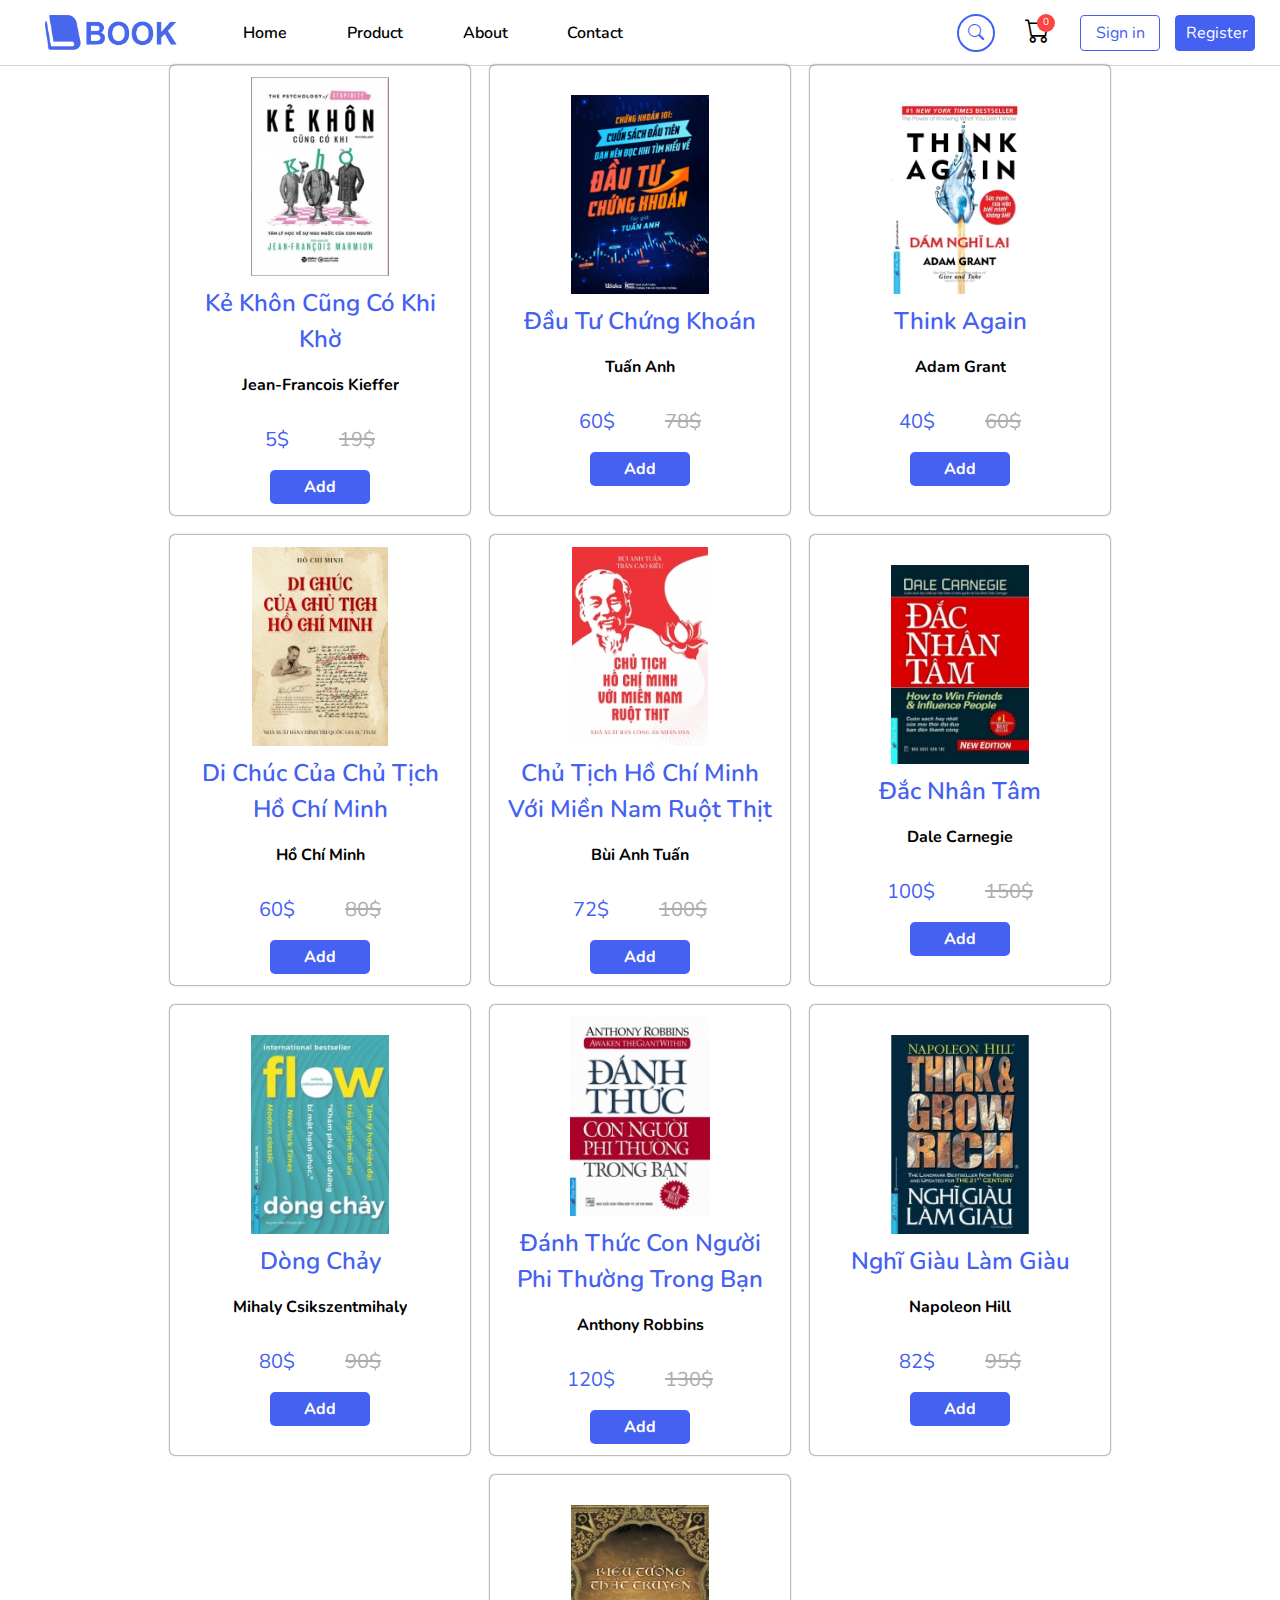
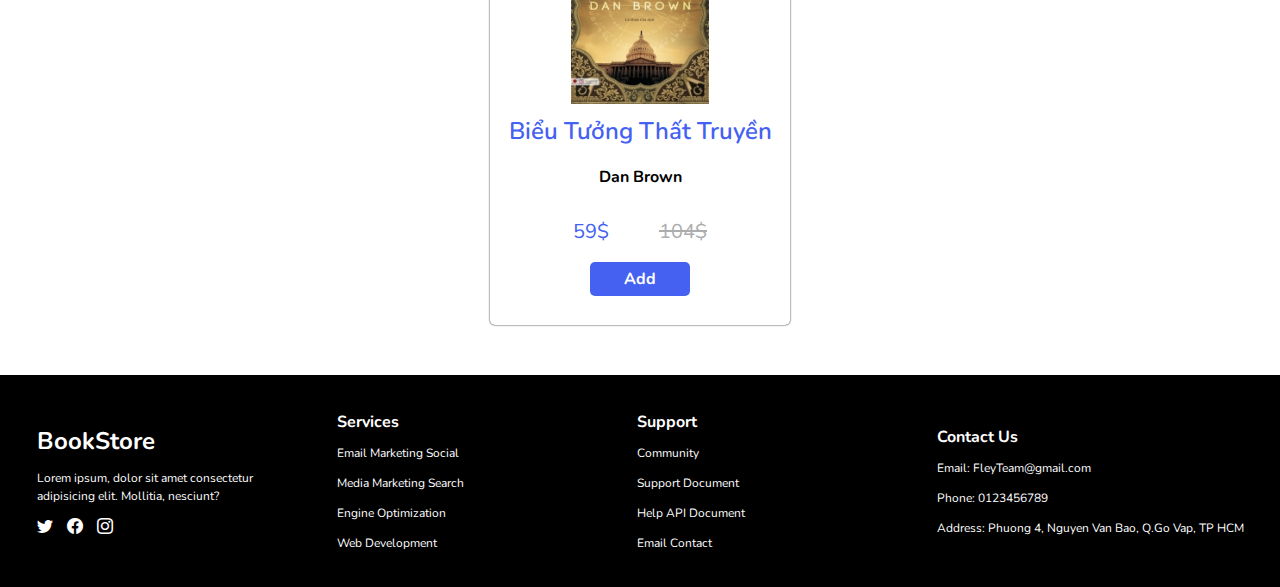
<file: pages/product.html>
<!DOCTYPE html>
<html lang="en">
  <head>
    <meta charset="UTF-8" />
    <meta name="viewport" content="width=device-width, initial-scale=1.0" />
    <link rel="stylesheet" href="" />
    <link rel="icon" type="image/x-icon" href="" />
    <link rel="stylesheet" href="../assets/css/bootstrap-icons.css" />
    <link
      rel="icon"
      type="image/x-icon"
      href="../assets/images/login_image.png"
    />
    <link rel="stylesheet" href="../assets/css/style.css" />
    <title>Product</title>
  </head>
  <body class="product_page">
    <nav class="nav_page">
      <ul>
        <li>
          <a href="./home.html" class="logo"
            ><img src="../assets/images/logo.png" alt="logo" width="150px"
          /></a>
        </li>
        <li class="link"><a href="./home.html">Home</a></li>
        <li class="link"><a href="./product.html">Product</a></li>
        <li class="link"><a href="./about.html">About</a></li>
        <li class="link"><a href="./contact.html">Contact</a></li>
        <li class="ml-auto search">
          <input type="text" name="search" id="search_input" />
          <i class="bi bi-search search_icons"></i>
        </li>
        <li class="cart-li">
          <span class="cart-num">0</span>
          <a href="#" class="cart"><i class="bi bi-cart"></i></a>
        </li>
        <li class="function"></li>
      </ul>
    </nav>
    <div class="product"></div>
    <footer>
      <div class="main_footer">
        <div>
          <h2>BookStore</h2>
          <p>
            Lorem ipsum, dolor sit amet consectetur adipisicing elit. Mollitia,
            nesciunt?
          </p>
          <i class="bi bi-twitter"></i>
          <i class="bi bi-facebook facebook"></i>
          <i class="bi bi-instagram"></i>
        </div>
        <div>
          <h4>Services</h2>
          <ul>
            <li><a href="#">Email Marketing Social</a></li>
            <li><a href="#">Media Marketing Search</a></li>
            <li><a href="#">Engine Optimization</a></li>
            <li><a href="#">Web Development</a></li>
          </ul>
        </div>
        <div>
          <h4>Support</h2>
          <ul>
            <li><a href="#">Community</a></li>
            <li><a href="#">Support Document</a></li>
            <li><a href="#">Help API Document</a></li>
            <li><a href="#">Email Contact</a></li>
          </ul>
        </div>
        <div>
          <h4>Contact Us</h2>
          <ul>
            <li>Email: <a href="#">FleyTeam@gmail.com</a></li>
            <li>Phone: <a href="#">0123456789</a></li>
            <li>Address: <a href="#">Phuong 4, Nguyen Van Bao, Q.Go Vap, TP HCM</a></li>
          </ul>
        </div>
      </div>
    </footer>
  </body>
  <script src="../assets/js/renderProducts.js"></script>
  <script src="../assets/js/home.js"></script>
  <script src="../assets/js/search.js"></script>
  <script src="../assets/js/cart.js"></script>
  <script src="../assets/js/addCart.js"></script>
</html>
</file>
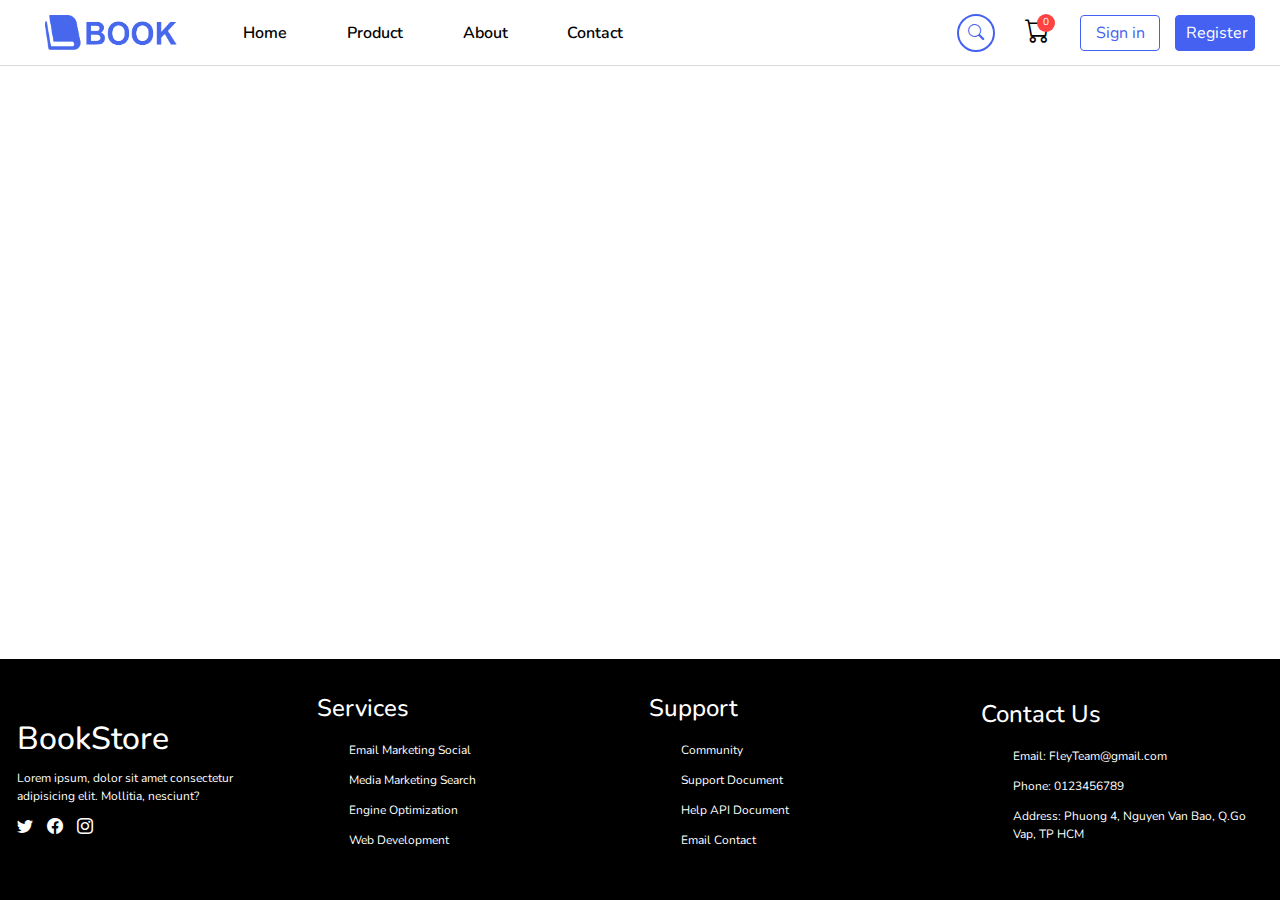
<file: pages/product_details.html>
<!DOCTYPE html>
<html lang="en">
  <head>
    <meta charset="UTF-8" />
    <meta name="viewport" content="width=device-width, initial-scale=1.0" />
    <link rel="stylesheet" href="" />
    <link rel="icon" type="image/x-icon" href="" />
    <link rel="stylesheet" href="../assets/css/bootstrap-icons.css" />
    <link rel="stylesheet" href="../assets/css/bootstrap.min.css" />
    <link
      rel="icon"
      type="image/x-icon"
      href="../assets/images/login_image.png"
    />
    <link rel="stylesheet" href="../assets/css/style.css" />
    <title>Product</title>
  </head>
  <body class="product_page">
    <nav class="nav_page">
      <ul>
        <li>
          <a href="./home.html" class="logo"
            ><img src="../assets/images/logo.png" alt="logo" width="150px"
          /></a>
        </li>
        <li class="link"><a href="./home.html">Home</a></li>
        <li class="link"><a href="./product.html">Product</a></li>
        <li class="link"><a href="./about.html">About</a></li>
        <li class="link"><a href="./contact.html">Contact</a></li>
        <li class="ml-auto search">
          <input type="text" name="search" id="search_input" />
          <i class="bi bi-search search_icons"></i>
        </li>
        <li class="cart-li">
          <span class="cart-num">0</span>
          <a href="#" class="cart"><i class="bi bi-cart"></i></a>
        </li>
        <li class="function"></li>
      </ul>
    </nav>
    <div
      class="product_details p-4 w-75 mx-auto row gap-5 justify-content-center align-items-center"
    ></div>
    <footer>
      <div class="main_footer">
        <div>
          <h2>BookStore</h2>
          <p>
            Lorem ipsum, dolor sit amet consectetur adipisicing elit. Mollitia,
            nesciunt?
          </p>
          <i class="bi bi-twitter"></i>
          <i class="bi bi-facebook facebook"></i>
          <i class="bi bi-instagram"></i>
        </div>
        <div>
          <h4>Services</h2>
          <ul>
            <li><a href="#">Email Marketing Social</a></li>
            <li><a href="#">Media Marketing Search</a></li>
            <li><a href="#">Engine Optimization</a></li>
            <li><a href="#">Web Development</a></li>
          </ul>
        </div>
        <div>
          <h4>Support</h2>
          <ul>
            <li><a href="#">Community</a></li>
            <li><a href="#">Support Document</a></li>
            <li><a href="#">Help API Document</a></li>
            <li><a href="#">Email Contact</a></li>
          </ul>
        </div>
        <div>
          <h4>Contact Us</h2>
          <ul>
            <li>Email: <a href="#">FleyTeam@gmail.com</a></li>
            <li>Phone: <a href="#">0123456789</a></li>
            <li>Address: <a href="#">Phuong 4, Nguyen Van Bao, Q.Go Vap, TP HCM</a></li>
          </ul>
        </div>
      </div>
    </footer>
    <script src="../assets/js/renderProductDetails.js"></script>
    <script src="../assets/js/home.js"></script>
    <script src="../assets/js/search.js"></script>
    <script src="../assets/js/cart.js"></script>
    <script src="../assets/js/addCart.js"></script>
  </body>
</html>
</file>
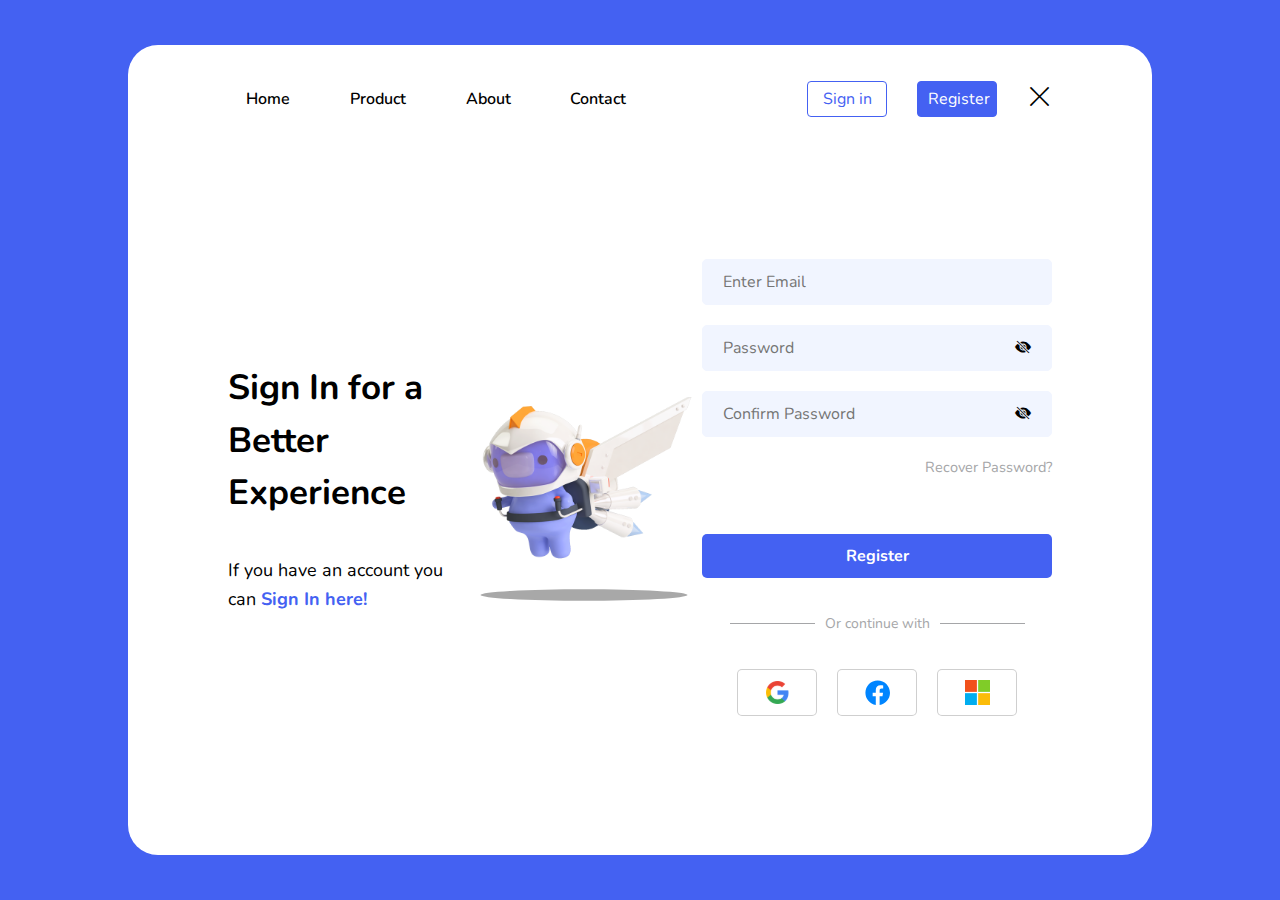
<file: pages/register.html>
<!DOCTYPE html>
<html lang="en">
  <head>
    <meta charset="UTF-8" />
    <meta name="viewport" content="width=device-width, initial-scale=1.0" />
    <link rel="stylesheet" href="../assets/css/bootstrap-icons.css" />
    <link rel="stylesheet" href="../assets/css/style.css" />
    <link
      rel="icon"
      type="image/x-icon"
      href="../assets/images/login_image.png"
    />
    <title id="titlePage">Register</title>
  </head>
  <body class="register">
    <section class="account">
      <div class="account_main">
        <nav>
          <ul>
            <li class="link"><a href="./home.html">Home</a></li>
            <li class="link"><a href="./product.html">Product</a></li>
            <li class="link"><a href="./about.html">About</a></li>
            <li class="link"><a href="./contact.html">Contact</a></li>

            <li class="sign ml-auto"><a href="./login.html">Sign in</a></li>
            <li class="regis active">
              <a href="./register.html" class="Register">Register</a>
            </li>
            <a href="./home.html" class="close_icon">
              <i class="bi bi-x-lg"></i>
            </a>
          </ul>
        </nav>
        <div class="account_content">
          <div class="main_left">
            <h1 class="left_title">Sign In for a Better Experience</h1>
            <sub
              >If you have an account you can
              <a href="./login.html">Sign In here!</a></sub
            >
          </div>
          <div class="main_center">
            <img src="../assets/images/login_image.png" alt="" />
            <div class="shadow_image"></div>
          </div>
          <form action="" class="account_form">
            <div class="form_email">
              <input type="text" name="email" placeholder="Enter Email" />
            </div>

            <div class="form_password">
              <input type="password" name="password" placeholder="Password" />
              <i class="bi bi-eye-slash-fill"></i>
            </div>

            <div class="form_confirm-password">
              <input
                type="password"
                name="password"
                placeholder="Confirm Password"
              />
              <i class="bi bi-eye-slash-fill"></i>
            </div>
            <a href="#" class="recover_password">Recover Password?</a>
            <span class="error"></span>
            <div class="submit">
              <input type="submit" value="Register" class="sign_in" />
            </div>
            <div class="continue">
              <span></span>
              <p>Or continue with</p>
              <span></span>
            </div>
            <div class="social_network">
              <a href="#"
                ><img src="../assets/images/google_icon.svg" alt=""
              /></a>
              <a href="#"
                ><img src="../assets/images/facebook_icon.svg" alt=""
              /></a>
              <a href="#"
                ><img src="../assets/images/microsoft.png" alt="" />
              </a>
            </div>
          </form>
        </div>
      </div>
    </section>
    <script src="../assets/js/toggleEye.js"></script>
    <script src="../assets/js/account.js"></script>
  </body>
</html>
</file>
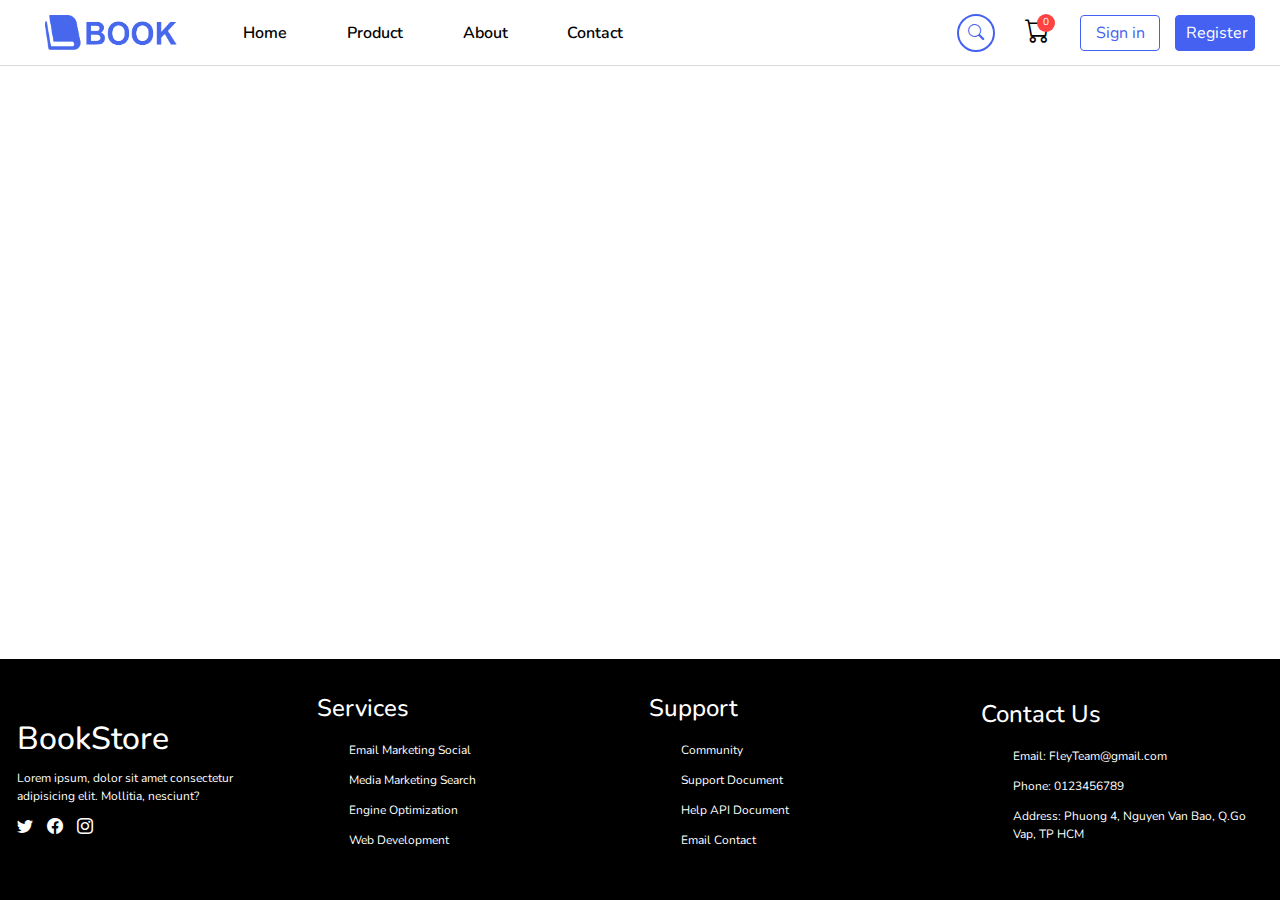
<file: pages/search_product_page.html>
<!DOCTYPE html>
<html lang="en">
  <head>
    <meta charset="UTF-8" />
    <meta name="viewport" content="width=device-width, initial-scale=1.0" />
    <link rel="stylesheet" href="" />
    <link rel="icon" type="image/x-icon" href="" />
    <link rel="stylesheet" href="../assets/css/bootstrap-icons.css" />
    <link rel="stylesheet" href="../assets/css/bootstrap.min.css" />
    <link
      rel="icon"
      type="image/x-icon"
      href="../assets/images/login_image.png"
    />
    <link rel="stylesheet" href="../assets/css/style.css" />
    <title>Product</title>
  </head>
  <body class="product_page">
    <nav class="nav_page">
      <ul>
        <li>
          <a href="./home.html" class="logo"
            ><img src="../assets/images/logo.png" alt="logo" width="150px"
          /></a>
        </li>
        <li class="link"><a href="./home.html">Home</a></li>
        <li class="link"><a href="./product.html">Product</a></li>
        <li class="link"><a href="./about.html">About</a></li>
        <li class="link"><a href="./contact.html">Contact</a></li>
        <li class="ml-auto search">
          <input type="text" name="search" id="search_input" />
          <i class="bi bi-search search_icons"></i>
        </li>
        <li class="cart-li">
          <span class="cart-num">0</span>
          <a href="#" class="cart"><i class="bi bi-cart"></i></a>
        </li>
        <li class="function"></li>
      </ul>
    </nav>
    <div class="product mt-5"></div>
    <footer>
      <div class="main_footer">
        <div>
          <h2>BookStore</h2>
          <p>
            Lorem ipsum, dolor sit amet consectetur adipisicing elit. Mollitia,
            nesciunt?
          </p>
          <i class="bi bi-twitter"></i>
          <i class="bi bi-facebook facebook"></i>
          <i class="bi bi-instagram"></i>
        </div>
        <div>
          <h4>Services</h2>
          <ul>
            <li><a href="#">Email Marketing Social</a></li>
            <li><a href="#">Media Marketing Search</a></li>
            <li><a href="#">Engine Optimization</a></li>
            <li><a href="#">Web Development</a></li>
          </ul>
        </div>
        <div>
          <h4>Support</h2>
          <ul>
            <li><a href="#">Community</a></li>
            <li><a href="#">Support Document</a></li>
            <li><a href="#">Help API Document</a></li>
            <li><a href="#">Email Contact</a></li>
          </ul>
        </div>
        <div>
          <h4>Contact Us</h2>
          <ul>
            <li>Email: <a href="#">FleyTeam@gmail.com</a></li>
            <li>Phone: <a href="#">0123456789</a></li>
            <li>Address: <a href="#">Phuong 4, Nguyen Van Bao, Q.Go Vap, TP HCM</a></li>
          </ul>
        </div>
      </div>
    </footer>
  </body>
  <script src="../assets/js/renderSeachProducts.js"></script>
  <script src="../assets/js/home.js"></script>
  <script src="../assets/js/search.js"></script>
  <script src="../assets/js/cart.js"></script>
  <script src="../assets/js/addCart.js"></script>
  <script>
    sessionStorage.setItem("searchValue", '');
    sessionStorage.setItem("rangePrice", '');
  </script>
</html>
</file>
<file: assets/css/style.css>
*,
*::before,
*::after {
  box-sizing: border-box;
  -webkit-user-select: none;
  -moz-user-select: none;
  user-select: none;
}

* {
  margin: 0;
  padding: 0;
}

html,
body {
  height: 100%;
}

body {
  overflow-x: hidden;
  line-height: 1.5;
  -webkit-font-smoothing: antialiased;
  -webkit-tap-highlight-color: rgba(0, 0, 0, 0);
}

img,
picture,
video,
canvas,
svg {
  -webkit-user-drag: none;
  -khtml-user-drag: none;
  -moz-user-drag: none;
  -o-user-drag: none;
  display: block;
  max-width: 100%;
  overflow-clip-margin: content-box;
  overflow: clip;
}

input,
button,
textarea,
select {
  font: inherit;
  outline: none;
  border: none;
}

p,
h1,
h2,
h3,
h4,
h5,
h6 {
  overflow-wrap: break-word;
}

.title {
  font-family: "Nunito";
}

.title h1 {
  letter-spacing: 1px;
  text-align: center;
  margin: 50px 0px;
  font-size: 30px;
  line-height: 1;
  position: relative;
}

.title h1::before {
  content: "";
  left: 48%;
  position: absolute;
  height: 10px;
  width: 50px;
  border-radius: 5%;
  bottom: -25px;
  background-image: url(../images/line.png);
}

.ml-auto {
  margin-left: auto;
}

a {
  text-decoration: none;
}

@font-face {
  font-family: "Nunito";
  src: url(../fonts/Nunito/Nunito-Light.ttf);
  font-weight: 300;
}

@font-face {
  font-family: "Nunito";
  src: url(../fonts/Nunito/Nunito-Regular.ttf);
  font-weight: 400;
}

@font-face {
  font-family: "Nunito";
  src: url(../fonts/Nunito/Nunito-Medium.ttf);
  font-weight: 500;
}

@font-face {
  font-family: "Nunito";
  src: url(../fonts/Nunito/Nunito-SemiBold.ttf);
  font-weight: 600;
}

@font-face {
  font-family: "Nunito";
  src: url(../fonts/Nunito/Nunito-Bold.ttf);
  font-weight: 700;
}

@font-face {
  font-family: "Nunito";
  src: url(../fonts/Nunito/Nunito-ExtraBold.ttf);
  font-weight: 800;
}

@font-face {
  font-family: Roboto;
  src: url(../fonts/Roboto/Roboto-Regular.ttf);
}

@font-face {
  font-family: "D-DIN";
  src: url(../fonts/D-DIN-Bold.ttf);
}

nav {
  display: flex;
  justify-content: center;
  align-items: center;
}

nav ul {
  list-style: none;
  display: flex;
  justify-content: center;
  align-items: center;
  gap: 30px;
  padding-left: 0;
  width: 100%;
}

nav ul .link {
  width: 80px;
  text-align: center;
}

nav ul .link a {
  color: #000;
  position: relative;
  transition: all 0.3s ease;
  font-weight: 600;
}

nav ul .link a::before {
  content: "";
  position: absolute;
  right: 0;
  height: 1.5px;
  width: 0;
  border-radius: 50px;
  background-color: #4461f2;
  bottom: -1px;
  transition: all 0.3s ease;
}

nav ul .link a:hover::before {
  width: 100%;
  left: 0;
}

nav ul .link a:hover {
  color: #4461f2;
}

nav ul .sign,
nav ul .regis {
  padding: 5px 10px;
  border-radius: 4px;
  width: 80px;
  border: 1px solid #4461f2;
  text-align: center;
}

nav ul .sign a,
nav ul .regis a {
  color: #4461f2;
}

nav ul .active {
  background-color: #4461f2;
}

nav ul .active a {
  color: #FFFFFF;
}

.account {
  font-family: "Nunito", sans-serif;
  background-color: #4461f2;
  width: 100vw;
  height: 100vh;
  display: grid;
  place-items: center;
}

.account .account_main {
  padding: 35px 100px;
  background-color: #FFFFFF;
  width: 80vw;
  height: 90vh;
  border-radius: 30px;
}

.account .account_main ul .close_icon {
  font-size: 25px;
}

.account .account_main .account_content {
  display: grid;
  grid-template-columns: repeat(3, 1fr);
  place-items: center;
  height: 100%;
}

.account .account_main .account_content .left_title {
  font-size: 35px;
  margin-bottom: 35px;
}

.account .account_main .account_content sub {
  font-size: 18px;
  max-width: 100px;
}

.account .account_main .account_content sub a {
  display: inline-block;
  color: #4461f2;
  font-weight: bold;
}

.account .account_main .account_content .main_center {
  display: grid;
  place-items: center;
}

.account .account_main .account_content .main_center img {
  transform: scaleX(-1) translateY(8px);
  width: 300px;
  position: relative;
  animation: fly 3s linear infinite;
}

.account .account_main .account_content .main_center .shadow_image {
  width: 180px;
  transform: scale(1.15);
  height: 10px;
  border-radius: 50%;
  background-color: rgba(0, 0, 0, 0.3411764706);
  animation: shadow 3s linear infinite;
  margin-top: 20px;
}

@keyframes shadow {
  0% {
    transform: scale(1.15);
  }

  50% {
    transform: scale(1);
  }

  100% {
    transform: scale(1.15);
  }
}

@keyframes fly {
  0% {
    transform: scaleX(-1) translateY(8px);
  }

  50% {
    transform: scaleX(-1) translateY(0px);
  }

  100% {
    transform: scaleX(-1) translateY(8px);
  }
}

.account .account_main .account_form {
  display: grid;
  gap: 20px;
  width: 350px;
  padding: 20px 0;
}

.account .account_main .account_form div[class^=form_] {
  width: 100%;
  padding: 10px 20px;
  background-color: #f1f5ff;
  border-radius: 5px;
  display: flex;
  justify-content: center;
  align-items: center;
  border: 1px solid #f1f5ff;
}

.account .account_main .account_form div[class^=form_]:focus-within {
  border: 1px solid #4461f2;
}

.account .account_main .account_form div[class^=form_]:hover {
  cursor: pointer;
}

.account .account_main .account_form div[class^=form_] input {
  width: 100%;
  background-color: transparent;
  color: #6a7075;
}

.account .account_main .account_form div[class^=form_] input:focus {
  background-color: #f1f5ff;
}

.account .account_main .account_form div[class^=form_] input:hover {
  cursor: pointer;
}

.account .account_main .account_form div[class^=form_] i {
  margin-left: auto;
}

.account .account_main .account_form .recover_password {
  margin-left: auto;
  color: #a5a6a8;
  font-size: 14.5px;
}

.account .account_main .account_form .error {
  color: rgb(251, 56, 78);
  height: 15px;
}

.account .account_main .account_form .error i {
  margin-right: 5px;
}

.account .account_main .account_form .submit {
  margin-bottom: 15px;
}

.account .account_main .account_form .submit input {
  border-radius: 5px;
  padding: 10px 20px;
  font-weight: bold;
  color: #FFFFFF;
  background-color: #4461f2;
  width: 100%;
}

.account .account_main .account_form .continue {
  display: flex;
  justify-content: center;
  align-items: center;
}

.account .account_main .account_form .continue span {
  display: inline-block;
  width: 85px;
  height: 1px;
  background-color: #a5a6a8;
}

.account .account_main .account_form .continue p {
  color: #a5a6a8;
  font-size: 14px;
  margin: 0 10px;
}

.account .account_main .account_form .social_network {
  margin-top: 15px;
  display: flex;
  justify-content: center;
  align-items: center;
  gap: 20px;
}

.account .account_main .account_form .social_network a {
  border: 1px solid rgba(188, 188, 188, 0.7215686275);
  width: 80px;
  padding: 10px 20px;
  border-radius: 5px;
  background-color: #FFFFFF;
}

.account .account_main .account_form .social_network a img {
  margin: 0 auto;
  width: 25px;
}

.account .account_main .account_form .social_network a:hover {
  border-color: #FFFFFF;
  box-shadow: 0px 0px 10px rgba(188, 188, 188, 0.7215686275);
}

body[class$=_page] {
  font-family: "Nunito", sans-serif;
}

body[class$=_page] nav[class="^started_page"] {
  background-color: #FFFFFF;
}

body[class$=_page] nav {
  padding: 0px 25px;
  height: 65px;
  width: 100%;
}

body[class$=_page] nav ul {
  margin-left: 20px;
  margin-bottom: 0rem;
}

body[class$=_page] nav ul .search {
  display: flex;
  border: 2px solid #4461f2;
  padding: 5px 9px;
  border-radius: 50px;
  justify-content: center;
  align-items: center;
}

body[class$=_page] nav ul .search input {
  transition: all 1s;
  caret-color: #4461f2;
  width: 200px;
  transform: scale(0);
  display: none;
  padding: 0px 5px;
  background-color: transparent;
}

body[class$=_page] nav ul .search i {
  cursor: pointer;
  color: #4461f2;
}

body[class$=_page] nav ul .function {
  display: flex;
  gap: 15px;
  position: relative;
  justify-content: center;
  align-items: center;
}

body[class$=_page] nav ul .function:hover .dropdown_func {
  visibility: visible;
  top: 65px;
  opacity: 1;
}

body[class$=_page] nav ul .function .avatar {
  padding: 20px 0;
}

body[class$=_page] nav ul .function .dropdown_func {
  display: flex;
  flex-direction: column;
  position: absolute;
  opacity: 0;
  visibility: hidden;
  z-index: 5;
  right: -5px;
  top: 55px;
  width: 180px;
  background-color: #FFFFFF;
  border-radius: 10px;
  padding: 10px 0px;
  gap: 10px;
  box-shadow: 0px 10px 50px rgba(0, 0, 0, 0.1);
  transition: all 300ms ease-in-out;
}

body[class$=_page] nav ul .function .dropdown_func li {
  padding: 5px 10px 5px 20px;
  margin-right: auto;
  width: 100%;
}

body[class$=_page] nav ul .function .dropdown_func li a {
  color: #6a7075;
  display: flex;
  justify-content: center;
  align-items: center;
}

body[class$=_page] nav ul .function .dropdown_func li a:hover i {
  margin-left: auto;
  transform: translateX(-5px);
  opacity: 1;
}

body[class$=_page] nav ul .function .dropdown_func li a i {
  opacity: 0;
  transform: translateX(-20px);
  margin-left: auto;
  transition: all 0.35s;
}

body[class$=_page] nav ul .function .dropdown_func li:hover {
  background-color: #f1f5ff;
}

body[class$=_page] nav ul .function .dropdown_func li:hover a {
  color: #000000;
}

body[class$=_page] .nav_page {
  box-shadow: 0px 0px 1px;
}

a {
  color: #000000;
}

.sort {
  width: 83%;
  background: #fff;
  border-radius: 10px;
  padding: 20px 30px 40px 30px;
  border: 1px solid gray;
  /* box-shadow: 0 12px 35px rgba(0, 0, 0, 0.1); */
}

.function_sort {
  height: fit-content;
  display: flex;
  flex-direction: column;
  justify-content: center;
  align-content: center;
}

header h2 {
  font-size: 24px;
  font-weight: 600;
}

header p {
  margin-top: 5px;
  font-size: 16px;
}

.price-input {
  width: 100%;
  display: flex;
  margin: 30px 0 35px;
}

.price-input .field {
  display: flex;
  width: 100%;
  height: 45px;
  align-items: center;
}

.field input {
  width: 100%;
  height: 100%;
  outline: none;
  font-size: 19px;
  margin-left: 12px;
  border-radius: 5px;
  text-align: center;
  border: 1px solid #999;
  -moz-appearance: textfield;
}

input[type="number"]::-webkit-outer-spin-button,
input[type="number"]::-webkit-inner-spin-button {
  -webkit-appearance: none;
}

.price-input .separator {
  width: 130px;
  display: flex;
  font-size: 19px;
  align-items: center;
  justify-content: center;
}

.slider2 {
  height: 5px;
  position: relative;
  background: #ddd;
  border-radius: 5px;
}

.slider2 .progress {
  height: 100%;
  left: 25%;
  right: 25%;
  position: absolute;
  border-radius: 5px;
  background: #4461f2;
}

.range-input {
  position: relative;
}

.range-input input {
  position: absolute;
  width: 100%;
  height: 5px;
  top: -5px;
  background: none;
  pointer-events: none;
  -webkit-appearance: none;
  -moz-appearance: none;
}

input[type="range"]::-webkit-slider-thumb {
  height: 17px;
  width: 17px;
  border-radius: 50%;
  background: #4461f2;
  pointer-events: auto;
  -webkit-appearance: none;
  box-shadow: 0 0 6px rgba(0, 0, 0, 0.05);
}

input[type="range"]::-moz-range-thumb {
  height: 17px;
  width: 17px;
  border: none;
  border-radius: 50%;
  background: #4461f2;
  pointer-events: auto;
  -moz-appearance: none;
  box-shadow: 0 0 6px rgba(0, 0, 0, 0.05);
}

.product {
  display: flex;
  justify-content: center;
  flex-wrap: wrap;
  gap: 20px;
  align-items: center;
  padding: 0 20px 20px 20px;
}

.product-item {
  display: flex;
  flex-direction: column;
  justify-content: center;
  align-items: center;
  width: 300px;
  height: 450px;
  padding: 10px;
  box-shadow: 0 0 2px;
  border-radius: 5px;
}

.product-item:hover {
  box-shadow: 0 0 1px 1px;
}

.product-item-name {
  text-align: center;
  color: #4461f2;
  font-weight: 600;
  margin: 0;
  margin: 8px;
  font-size: 24px;
  display: -webkit-box;
  -webkit-line-clamp: 2;
  overflow: hidden;
  -webkit-box-orient: vertical;
}

.product-item-author {
  text-align: center;
  overflow-wrap: break-word;
  margin: 8px;
  display: -webkit-box;
  -webkit-line-clamp: 2;
  overflow: hidden;
  -webkit-box-orient: vertical;
}

.price {
  margin-top: 20px;
  display: flex;
  justify-content: space-around;
  align-items: center;
  gap: 50px;
}

.product-item-image-wrapper {
  width: 100%;
  height: 200px;
  display: flex;
  justify-content: center;
  align-items: center;
}

.product-item-image {
  display: block;
  height: 100%;
  -o-object-fit: contain;
  object-fit: contain;
  -o-object-position: center center;
  object-position: center center;
}

.product-item-price-current {
  color: #4461f2;
  font-size: 20px;
}

.product-item-price-origin {
  text-decoration: line-through;
  color: #adadad;
  font-size: 20px;
}

.add {
  margin-top: 15px;
  display: block;
  display: flex;
  justify-content: center;
}

.add button {
  font-weight: bold;
  color: #FFFFFF;
  display: block;
  outline: none;
  padding: 5px 10px;
  width: 100px;
  background: #4461f2;
  border: 0;
  border-radius: 5px;
  transition: 0.3s linear;
}

.add button:active {
  transform: scale(0.85);
}

.add button:hover {
  cursor: pointer;
}

.started_page {
  overflow: hidden;
  color: #FFFFFF;
  font-family: "Nunito", sans-serif;
  height: 100%;
}

.started_page video {
  position: absolute;
  z-index: -1;
}

.started_page nav {
  padding: 25px 50px;
  background-color: rgba(0, 0, 0, 0);
  z-index: 1;
  width: 100%;
  position: fixed;
}

.started_page nav ul .link {
  font-size: 18px;
}

.started_page nav ul li {
  font-size: 17px;
}

.started_page nav ul li a {
  color: #FFFFFF;
}

.started_page nav ul li a::before {
  background-color: #FFFFFF;
}

.started_page nav ul li:not(.active):not(.function):hover a {
  color: #FFFFFF;
}

.started_page nav ul .function {
  margin-left: auto;
  display: flex;
  gap: 15px;
  position: relative;
  justify-content: center;
  align-items: center;
}

.started_page nav ul .function:hover .dropdown_func {
  display: flex;
}

.started_page nav ul .function .avatar {
  padding-bottom: 20px;
}

.started_page nav ul .function .dropdown_func {
  display: none;
  flex-direction: column;
  position: absolute;
  right: -5px;
  top: 50px;
  width: 180px;
  background-color: #FFFFFF;
  border-radius: 10px;
  padding: 10px 0px;
  gap: 10px;
  box-shadow: 0px 10px 50px rgba(0, 0, 0, 0.1);
}

.started_page nav ul .function .dropdown_func li {
  padding: 5px 10px 5px 20px;
  margin-right: auto;
  width: 100%;
}

.started_page nav ul .function .dropdown_func li a {
  color: #000;
  display: flex;
  justify-content: center;
  align-items: center;
}

.started_page nav ul .function .dropdown_func li a:hover i {
  margin-left: auto;
  transform: translateX(-5px);
  opacity: 1;
}

.started_page nav ul .function .dropdown_func li a i {
  opacity: 0;
  transform: translateX(-20px);
  margin-left: auto;
  transition: all 0.35s;
}

.started_page nav ul .function .dropdown_func li:hover {
  background-color: #f1f5ff;
}

.started_page nav ul .function .dropdown_func li:hover a {
  color: #000000;
}

.started_page nav .sign,
.started_page nav .regis {
  border-color: #FFFFFF;
  border-radius: 500px;
  border-width: 2px;
  width: 120px;
}

.started_page nav .active {
  background-color: #FFFFFF;
}

.started_page nav .active a {
  color: #000;
}

.started_page .main_started {
  height: 100%;
  display: flex;
  width: 100%;
  padding: 20px 50px;
  align-items: center;
}

.started_page .main_started .content_started h1 {
  font-size: 70px;
  width: 500px;
  line-height: 1;
  font-family: "D-DIN", sans-serif;
  text-transform: uppercase;
  line-height: 1;
}

.started_page .main_started .content_started sub {
  display: block;
  font-size: 20px;
  margin: 20px 0px;
  width: 450px;
}

.started_page .main_started .content_started .started_btn {
  color: #FFFFFF;
  font-size: 20px;
  font-family: "D-DIN", sans-serif;
  text-transform: uppercase;
  display: block;
  white-space: 5px;
  text-align: center;
  width: 120px;
  padding: 10px 20px;
  border-radius: 100px;
  background-image: linear-gradient(0deg, #8547c6 25%, #b845c1 62%, #b8558e 95%);
}

.started_page .main_started .content_started .started_btn:hover {
  animation: background_gradient 0.5s linear infinite;
}

@keyframes background_gradient {
  0% {
    background-image: linear-gradient(0deg, #8547c6 25%, #b845c1 62%, #b8558e 95%);
  }

  25% {
    background-image: linear-gradient(90deg, #8547c6 25%, #b845c1 62%, #b8558e 95%);
  }

  50% {
    background-image: linear-gradient(180deg, #8547c6 25%, #b845c1 62%, #b8558e 95%);
  }

  75% {
    background-image: linear-gradient(-90deg, #8547c6 25%, #b845c1 62%, #b8558e 95%);
  }

  100% {
    background-image: linear-gradient(0deg, #8547c6 25%, #b845c1 62%, #b8558e 95%);
  }
}

.cart-li {
  position: relative;
  font-size: 25px;
}

.cart-li .cart-num {
  position: absolute;
  top: 0px;
  left: 12px;
  font-size: 14px;
  color: #FFFFFF;
  display: flex;
  justify-content: center;
  align-items: center;
  text-align: center;
  height: 18px;
  width: 18px;
  border-radius: 50%;
  background-color: rgb(255, 66, 66);
  font-size: 10px;
}

.slider {
  width: 100%;
}

.slider .carousel {
  position: relative;
  width: 100%;
  display: flex;
  flex-wrap: nowrap;
  overflow-x: hidden;
  font-family: var(--font-main);
}

.slider .carousel::-webkit-scrollbar {
  height: 0;
}

.slider .carousel::-webkit-scrollbar-track {
  background: transparent;
}

.slider .carousel::-webkit-scrollbar-thumb {
  background: transparent;
}

.slider .carousel .carousel-item {
  position: relative;
  width: 100vw;
  height: 600px;
  flex-shrink: 0;
}

.slider .carousel .carousel-item .wrapper {
  width: 80%;
  position: absolute;
  display: flex;
  top: 55%;
  left: 50%;
  transform: translate(-50%, -50%);
}

.slider .carousel .carousel-item .wrapper .content {
  color: #FFFFFF;
  font-weight: bold;
  text-align: left;
  margin-bottom: 23px;
  flex: 1;
}

.slider .carousel .carousel-item .wrapper .content h1 {
  position: relative;
  padding-bottom: 20px;
  text-align: left;
  top: -50px;
  opacity: 0;
  transition: 0.5s linear;
}

.slider .carousel .carousel-item .wrapper .content .button-download {
  margin-top: 35px;
}

.slider .carousel .carousel-item .wrapper .content .button-download button {
  transform: scale(0);
  opacity: 0;
  -webkit-user-select: none;
  -moz-user-select: none;
  user-select: none;
  -webkit-user-drag: none;
  background: #FFFFFF;
  width: 200px;
  height: 53px;
  border: none;
  font-weight: bold;
  cursor: pointer;
  border-radius: 25px;
  margin: 10px;
  box-shadow: 0 0 3px #000000;
  transition: 0.5s linear;
}

.slider .carousel .carousel-item .wrapper .content .button-download button i {
  font-size: 20px;
}

.slider .carousel .carousel-item .wrapper .content .button-download button:active {
  transform: scale(0.9);
}

.slider .carousel .carousel-item .wrapper .content .button-download a {
  text-decoration: none;
}

.slider .carousel .carousel-item .wrapper .content-img {
  flex: 1;
  display: flex;
  padding-left: 20px;
}

.slider .carousel .carousel-item .wrapper .content-img img {
  justify-content: center;
  align-items: center;
  width: 90%;
  height: 90%;
  -o-object-position: center center;
  object-position: center center;
  -o-object-fit: contain;
  object-fit: contain;
  transform: scale(0);
  opacity: 0;
  transition: 0.5s linear;
}

.slider .carousel .carousel-item.active .wrapper .content h1 {
  max-width: 600px;
  top: 20px;
  opacity: 1;
  line-height: 50px;
}

.slider .carousel .carousel-item.active .wrapper .content .button-download button {
  transform: scale(1);
  opacity: 1;
}

.slider .carousel .carousel-item.active .wrapper .content-img img {
  transform: scale(1);
  opacity: 1;
}

.slider .carousel .carousel-item_1 {
  background-image: url("../images/bg_3.png");
}

.slider .carousel .carousel-item_1 .wrapper .content .button-download button {
  color: #4461f2;
}

.slider .carousel .carousel-item_1 .wrapper .content .button-download button a {
  color: #4461f2;
}

.slider .carousel .carousel-item_1 .wrapper .content .button-download button:hover {
  border: 1px solid #4461f2;
}

.slider .carousel .carousel-item_2 {
  background-image: url("../images/bg_2.png");
}

.slider .carousel .carousel-item_2 .wrapper .content h1 {
  color: #000000;
}

.slider .carousel .carousel-item_2 .wrapper .content ul {
  margin-top: 25px;
  position: relative;
  top: -50px;
  opacity: 0;
  transition: 0.5s linear;
  font-weight: normal;
}

.slider .carousel .carousel-item_2 .wrapper .content ul li {
  list-style: none;
  color: #000000;
  display: flex;
  gap: 5px;
  margin: 5px 0;
}

.slider .carousel .carousel-item_2 .wrapper .content ul li img {
  width: 12px;
}

.slider .carousel .carousel-item_2 .wrapper .content .button-download button {
  color: #daa043;
}

.slider .carousel .carousel-item_2 .wrapper .content .button-download button a {
  color: #daa043;
}

.slider .carousel .carousel-item_2 .wrapper .content .button-download button:hover {
  border: 1px solid #daa043;
}

.slider .carousel .carousel-item_2.active .wrapper .content ul {
  position: relative;
  top: 0;
  opacity: 1;
}

.slider .carousel .carousel-item_3 {
  background-image: url("../images/bg.png");
}

.slider .carousel .carousel-item_3 .wrapper .content .button-download button {
  color: #0ba871;
}

.slider .carousel .carousel-item_3 .wrapper .content .button-download button a {
  color: #0ba871;
}

.slider .carousel .carousel-item_3 .wrapper .content .button-download button:hover {
  border: 1px solid #0ba871;
}

@media only screen and (max-width: 1060px) {
  .slider .carousel .carousel-item .wrapper .content {
    margin-top: -70px;
  }

  .slider .carousel .carousel-item .wrapper .content h1 {
    font-size: 30px;
  }

  .slider .carousel .carousel-item .wrapper .content .button-download {
    display: none;
  }
}

@media only screen and (max-width: 750px) {
  .slider .carousel .carousel-item .wrapper .content h1 {
    font-size: 25px;
    line-height: 35px;
  }

  .slider .carousel .carousel-item .wrapper .content ul li {
    font-size: 12px;
  }

  .slider .carousel .carousel-item .wrapper .content-img {
    width: 80%;
  }

  .slider .carousel .carousel-item.active .wrapper .content h1 {
    font-size: 25px;
    line-height: 35px;
  }

  .slider .carousel .carousel-item.active .wrapper .content ul li {
    font-size: 12px;
  }

  .slider .carousel .carousel-item.active .wrapper .content-img {
    width: 80%;
  }
}

@media only screen and (max-width: 550px) {
  .slider .carousel .carousel-item .wrapper {
    display: flex;
    flex-direction: column;
    align-items: center;
  }

  .slider .carousel .carousel-item .wrapper .content h1 {
    font-size: 20px;
    line-height: 35px;
  }

  .slider .carousel .carousel-item .wrapper .content-img {
    width: 80%;
  }

  .slider .carousel .carousel-item.active .wrapper {
    display: flex;
    flex-direction: column;
    align-items: center;
  }

  .slider .carousel .carousel-item.active .wrapper .content h1 {
    font-size: 20px;
    line-height: 35px;
  }

  .slider .carousel .carousel-item.active .wrapper .content-img {
    width: 80%;
  }
}

.container_box {
  padding: 20px 10px;
  max-width: 1030px;
  margin: 0 auto;
}

.container_box .main_content {
  display: grid;
  grid-template-columns: 50% 50%;
  font-family: var(--font-main);
  margin-top: 70px;
}

.container_box .main_content img {
  width: 80%;
  margin: 0 auto;
  height: 95%;
  border-radius: 15px;
  box-shadow: 0 0 2px;
}

.container_box .main_content .right_content {
  display: flex;
  flex-direction: column;
}

.container_box .main_content .right_content .text_content p {
  margin: 20px 0px;
  padding: 0px 15px;
  line-height: 1.5;
}

.container_box .main_content .right_content .more {
  width: -moz-fit-content;
  width: fit-content;
  text-decoration: none;
  border-radius: 100px;
  border: 3px solid #4461f2;
  padding: 10px 25px;
  margin-top: 10px;
  letter-spacing: 0.5px;
  font-weight: bold;
}

.container_box .main_content .right_content .more:hover {
  color: #FFFFFF;
  background-color: #4461f2;
}

@media only screen and (max-width: 950px) {
  .container_box .main_content img {
    width: 95%;
  }

  .container_box .main_content .right_content .text_content p {
    font-size: 15px;
  }
}

@media only screen and (max-width: 800px) {
  .container_box .main_content {
    grid-template-columns: 100%;
  }

  .container_box .main_content img {
    width: 60%;
  }

  .container_box .main_content .right_content .more {
    margin: 0 auto;
  }
}

.statistical {
  color: #FFFFFF;
  width: 100%;
  background-color: #4461f2;
  padding: 20px 0px;
}

.statistical .statistical_container {
  display: grid;
  max-width: 1030px;
  margin: 0 auto;
  grid-template-columns: 25% 25% 25% 25%;
  padding: 0 20px;
  height: -moz-fit-content;
  height: fit-content;
}

.statistical .statistical_container div[class$=_box] {
  text-align: center;
}

.statistical .statistical_container div[class$=_box] span {
  margin: 0 auto;
}

.statistical .statistical_container div[class$=_box] .counter_content {
  font-size: 35px;
  position: relative;
  font-weight: bold;
  margin: 20px 45px;
}

.statistical .statistical_container div[class$=_box] .counter_content::before {
  content: "";
  left: 32%;
  position: absolute;
  height: 2px;
  width: 35px;
  border-radius: 5%;
  background-color: var(--white);
  bottom: -8px;
}

@media only screen and (max-width: 740px) {
  .statistical {
    background-color: transparent;
  }

  .statistical .statistical_container {
    grid-template-columns: 50% 50%;
  }

  .statistical .statistical_container div[class$=_box] {
    padding: 15px;
    border: 1px solid var(--background-home);
    background-color: var(--main-color);
  }

  .statistical .statistical_container div[class$=_box]:nth-child(1) {
    border-top-left-radius: 10px;
  }

  .statistical .statistical_container div[class$=_box]:nth-child(2) {
    border-top-right-radius: 10px;
  }

  .statistical .statistical_container div[class$=_box]:nth-child(3) {
    border-bottom-left-radius: 10px;
  }

  .statistical .statistical_container div[class$=_box]:nth-child(4) {
    border-bottom-right-radius: 10px;
  }

  .statistical .statistical_container div[class$=_box] .counter_content {
    margin: 0px;
    font-size: 25px;
  }

  .statistical .statistical_container div[class$=_box] .counter_content::before {
    display: none;
  }
}

@media only screen and (max-width: 440px) {
  .statistical .statistical_container div[class$=_box] span {
    font-size: 13px;
  }
}

.box-content {
  max-width: 1030px;
  margin: 0 auto;
  font-family: var(--font-main);
  padding: 20px 20px;
}

.box-content .box-area {
  margin-top: 20px;
  display: flex;
  justify-content: center;
  align-items: center;
  flex-wrap: wrap;
  gap: 60px;
  width: 100%;
}

.box-content .box-area .img-content {
  width: 55%;
}

.field-content {
  padding: 20px 30px;
  height: 370px;
  max-width: 370px;
  border-radius: 10px;
  box-shadow: 0px 15px 35px 0 rgba(0, 0, 0, 0.1);
  background-color: var(--white);
  display: flex;
  flex-direction: column;
  justify-content: center;
  align-items: center;
  box-shadow: 0 0 2px;
}

.field-content .text-area {
  margin-top: 25px;
  text-align: center;
  line-height: 1.5;
}

.field-content .text-area p {
  margin-top: 10px;
  color: var(--grey-text);
}

.field-content:hover {
  box-shadow: 0px 15px 35px 0 rgba(0, 0, 0, 0.2);
}

.field-content:hover .text-area {
  color: var(--green-button);
}

.slider-container {
  position: relative;
  width: 60%;
  height: 80px;
  overflow: hidden;
  cursor: grab;
  margin: auto;
}

.slider1 {
  position: absolute;
  grid-auto-flow: column;
  top: 0;
  left: 0;
  width: auto;
  height: 100%;
  display: grid;
  grid-template-columns: repeat(10, 1fr);
  /*we have 10 imgs so repeat 10 times 1 fr*/
  -moz-column-gap: 2rem;
  column-gap: 2rem;
  pointer-events: none;
}

.slider-item {
  width: 150px;
  height: 100%;
}

.slider-item img {
  width: 100%;
  height: 100%;
  -o-object-fit: cover;
  object-fit: cover;
  -webkit-user-select: none;
  -moz-user-select: none;
  user-select: none;
  border-radius: 10px;
  overflow: hidden;
}

footer {
  position: sticky;
  top: 100%;
  background-color: #000000;
  color: #FFFFFF;
  padding: 35px;
  margin-top: 30px;
}

footer .main_footer {
  display: flex;
  justify-content: center;
  align-items: center;
  gap: 50px;
}

footer .main_footer :first-child {
  width: 250px;
}

footer .main_footer :first-child p {
  font-size: 12px;
  margin: 10px 0;
}

footer .main_footer :first-child .facebook {
  margin: 0 10px;
}

footer ul {
  list-style: none;
  display: flex;
  flex-direction: column;
  gap: 2px;
  font-size: 12px;
}

footer ul li {
  margin-top: 10px;
}

footer ul li a {
  font-size: 12px;
  color: #FFFFFF;
}
</file>
